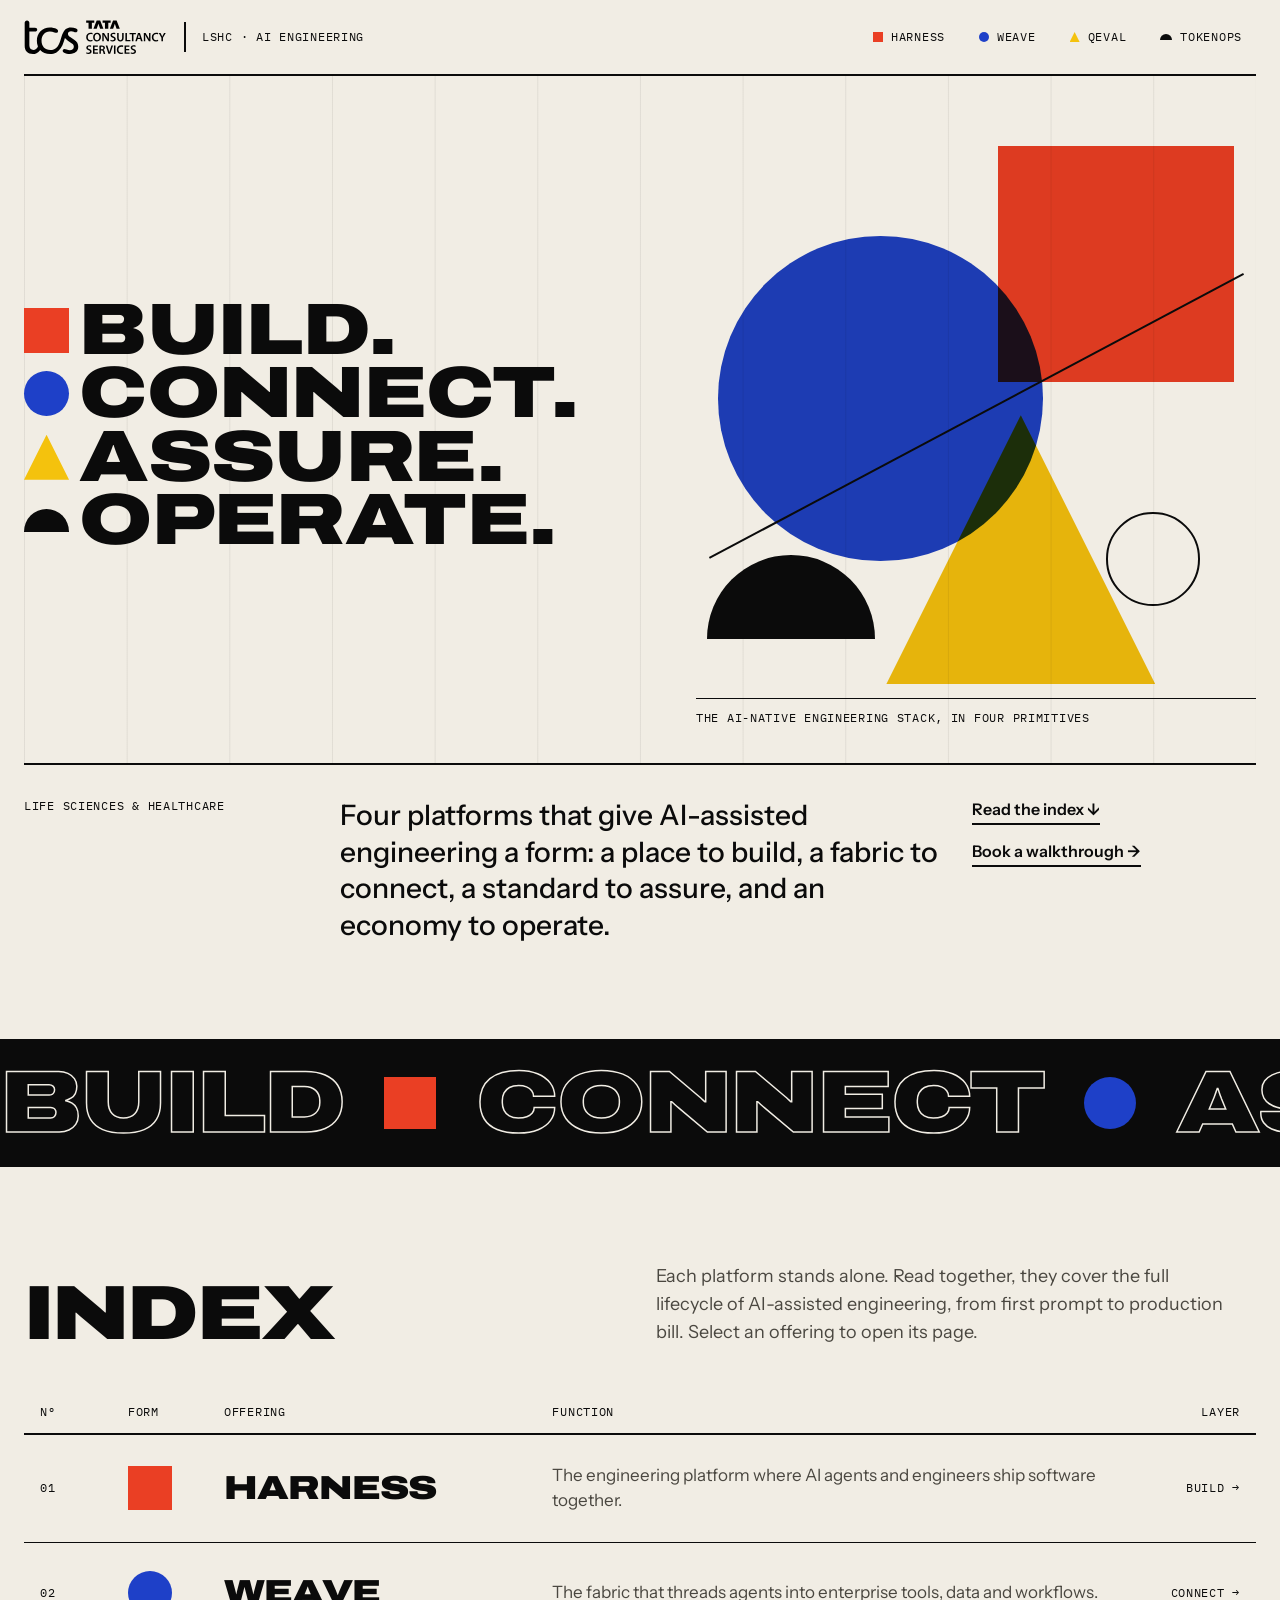
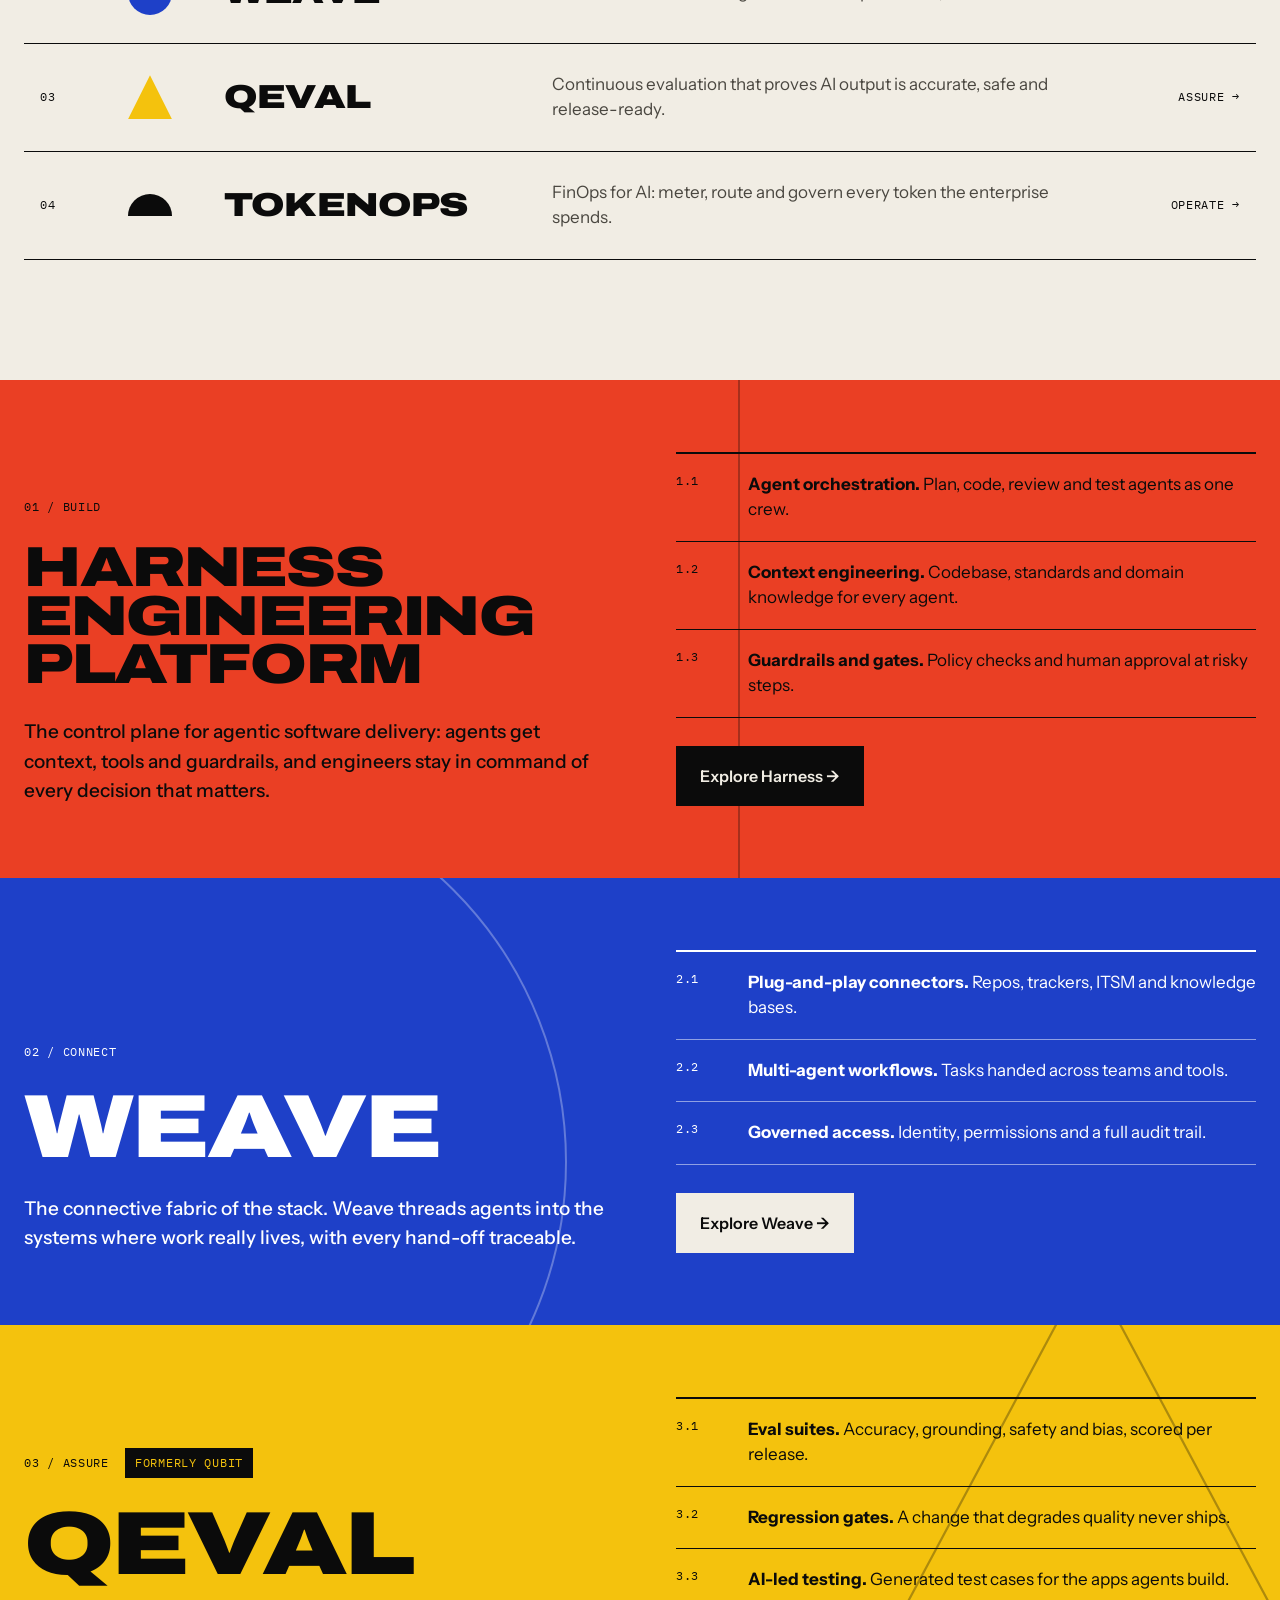
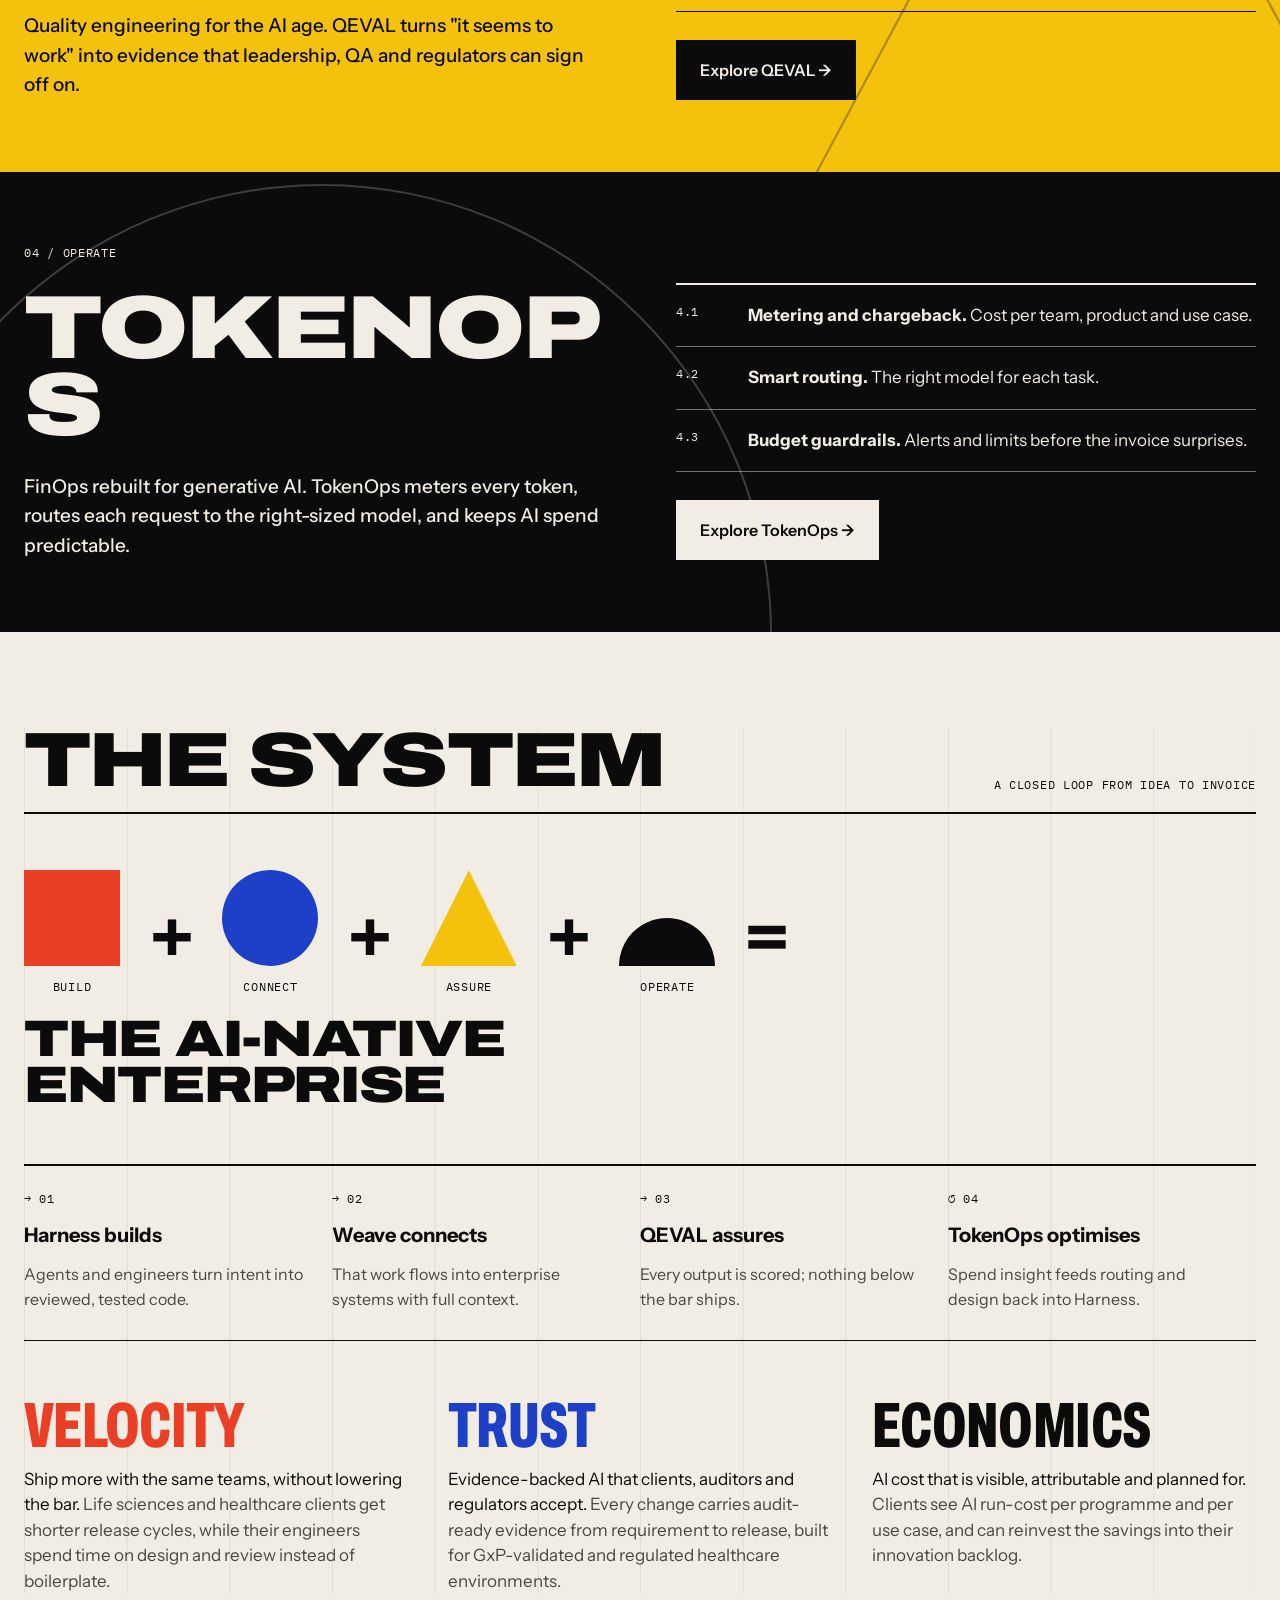
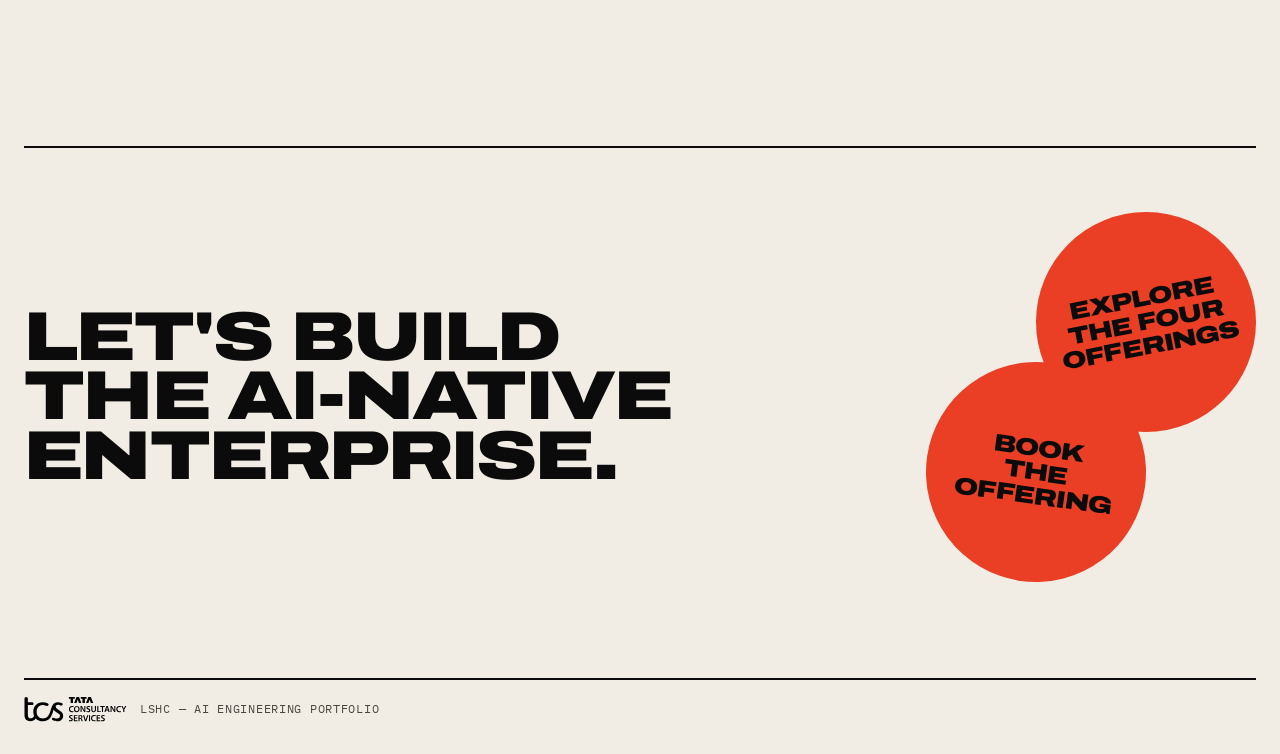
<file: index.html>
<!doctype html>
<html lang="en">
<head>
<meta charset="utf-8">
<meta name="viewport" content="width=device-width, initial-scale=1, viewport-fit=cover">
<title>LSHC AI Engineering Portfolio</title>
<meta name="claude:viewport-fit-sides" content="cover">
<link rel="preconnect" href="https://fonts.googleapis.com">
<link rel="stylesheet" href="https://fonts.googleapis.com/css2?family=Archivo:wdth,wght@62..125,100..900&family=Instrument+Sans:wght@400;500;600&family=IBM+Plex+Mono:wght@400;500&display=swap">
<link rel="stylesheet" href="style.css">
<script src="site.js"></script>

<style>:root{padding-top:env(safe-area-inset-top,0px);padding-bottom:env(safe-area-inset-bottom,0px)}body{margin:0}img{max-width:100%}[hidden]{display:none!important}</style>
</head>
<body>

<header class="masthead">
  <div class="wrap">
    <div class="mast-in">
      <a class="brand" href="index.html" aria-label="LSHC AI Engineering Portfolio home">
        <img src="logo.svg" alt="Tata Consultancy Services">
        <span class="bar" aria-hidden="true"></span>
        <span class="m">LSHC · AI Engineering</span>
      </a>
      <nav class="nav" aria-label="Offerings">
        <a href="harness.html"><span class="sq" style="--s:10px"></span>Harness</a>
        <a href="weave.html"><span class="ci" style="--s:10px"></span>Weave</a>
        <a href="qeval.html"><span class="tr" style="--s:10px"></span>QEVAL</a>
        <a href="tokenops.html"><span class="hd" style="--s:12px"></span>TokenOps</a>
      </nav>
    </div>
  </div>
</header>

<main id="top">
  <!-- HERO -->
  <section class="wrap">
    <div class="cols-bg hero">
      <h1 class="x hero-line">
        <span class="hero-word"><span class="sq" style="--s:.62em"></span>Build.</span>
        <span class="hero-word"><span class="ci" style="--s:.62em"></span>Connect.</span>
        <span class="hero-word"><span class="tr" style="--s:.62em"></span>Assure.</span>
        <span class="hero-word"><span class="hd" style="--s:.62em"></span>Operate.</span>
      </h1>
      <figure class="hero-fig">
        <div aria-hidden="true" style="position: relative; width: 100%; max-width: 600px; aspect-ratio: 1 / 1; margin-left: auto">
          <div class="a1 mult" style="position: absolute; left: 4%; top: 20%; width: 58%; aspect-ratio: 1 / 1; border-radius: 50%; background: var(--blue)"></div>
          <div class="a2 mult" style="position: absolute; right: 4%; top: 4%; width: 42%; aspect-ratio: 1 / 1; background: var(--red)"></div>
          <div class="a3 mult" style="position: absolute; left: 34%; bottom: 0; width: 48%; aspect-ratio: 1 / 1; background: var(--yellow); clip-path: polygon(50% 0, 100% 100%, 0 100%)"></div>
          <div class="a4" style="position: absolute; left: 2%; bottom: 8%; width: 30%; aspect-ratio: 2 / 1; border-radius: 999px 999px 0 0; background: var(--ink)"></div>
          <div style="position: absolute; left: -4%; top: 52%; width: 108%; height: 2px; background: var(--ink); transform: rotate(-28deg)"></div>
          <div class="spin" style="position: absolute; right: 10%; bottom: 14%; width: 16%; aspect-ratio: 1 / 1; border-radius: 50%; border: 2px solid var(--ink)"></div>
        </div>
        <figcaption class="m figcap"><span>The AI-native engineering stack, in four primitives</span></figcaption>
      </figure>
    </div>
    <div style="display: grid; grid-template-columns: repeat(auto-fit, minmax(min(100%, 260px), 1fr)); gap: 32px; padding-block: 32px 96px; border-top: 2px solid var(--ink)">
      <span class="m">Life Sciences &amp; Healthcare</span>
      <p style="grid-column: span 2; font-size: clamp(22px, 2.2vw, 30px); line-height: 1.3; font-weight: 500; min-width: 0">Four platforms that give AI-assisted engineering a form: a place to build, a fabric to connect, a standard to assure, and an economy to operate.</p>
      <div style="display: flex; flex-direction: column; gap: 14px; align-items: flex-start">
        <a class="lnk" href="#index">Read the index ↓</a>
        <a class="lnk" href="#contact">Book a walkthrough →</a>
      </div>
    </div>
  </section>

  <!-- MARQUEE -->
  <div class="marquee" aria-hidden="true">
    <div class="marq marquee-in x">
      <span class="outline">Build</span><span class="sq" style="--s:52px"></span><span class="outline">Connect</span><span class="ci" style="--s:52px"></span><span class="outline">Assure</span><span class="tr" style="--s:52px"></span><span class="outline">Operate</span><span class="hd paper" style="--s:56px"></span>
      <span class="outline">Build</span><span class="sq" style="--s:52px"></span><span class="outline">Connect</span><span class="ci" style="--s:52px"></span><span class="outline">Assure</span><span class="tr" style="--s:52px"></span><span class="outline">Operate</span><span class="hd paper" style="--s:56px"></span>
    </div>
  </div>

  <!-- INDEX -->
  <section id="index" class="wrap pad">
    <div class="stack-l">
      <div style="display: grid; grid-template-columns: repeat(auto-fit, minmax(min(100%, 420px), 1fr)); gap: 32px; align-items: end">
        <h2 class="x" style="font-size: clamp(44px, 6vw, 96px)">Index</h2>
        <p class="muted" style="font-size: 18px; line-height: 1.55; max-width: 48ch">Each platform stands alone. Read together, they cover the full lifecycle of AI-assisted engineering, from first prompt to production bill. Select an offering to open its page.</p>
      </div>
      <div>
        <div class="ix-head m"><span>Nº</span><span>Form</span><span>Offering</span><span>Function</span><span style="text-align: right">Layer</span></div>
        <a class="ix-row" href="harness.html"><span class="m">01</span><span class="sq" style="--s:44px"></span><span class="x">Harness</span><span class="muted hide-sm" style="font-size: 17px">The engineering platform where AI agents and engineers ship software together.</span><span class="m hide-sm" style="text-align: right">Build →</span></a>
        <a class="ix-row" href="weave.html"><span class="m">02</span><span class="ci" style="--s:44px"></span><span class="x">Weave</span><span class="muted hide-sm" style="font-size: 17px">The fabric that threads agents into enterprise tools, data and workflows.</span><span class="m hide-sm" style="text-align: right">Connect →</span></a>
        <a class="ix-row" href="qeval.html"><span class="m">03</span><span class="tr" style="--s:44px"></span><span class="x">QEVAL</span><span class="muted hide-sm" style="font-size: 17px">Continuous evaluation that proves AI output is accurate, safe and release-ready.</span><span class="m hide-sm" style="text-align: right">Assure →</span></a>
        <a class="ix-row" href="tokenops.html"><span class="m">04</span><span class="hd" style="--s:44px"></span><span class="x">TokenOps</span><span class="muted hide-sm" style="font-size: 17px">FinOps for AI: meter, route and govern every token the enterprise spends.</span><span class="m hide-sm" style="text-align: right">Operate →</span></a>
      </div>
    </div>
  </section>

  <!-- TEASERS -->
  <section class="band band--red" aria-labelledby="t-harness">
    <div aria-hidden="true" class="ghost spin" style="right: -14%; top: -30%; width: min(56vw, 720px); aspect-ratio: 1 / 1; border: 2px solid var(--ink)"></div>
    <div class="wrap pad-s">
      <div class="split" style="align-items: end">
        <div class="stack">
          <span class="m">01 / Build</span>
          <h2 id="t-harness" class="x" style="font-size: clamp(32px, 4.4vw, 68px)">Harness Engineering Platform</h2>
          <p class="body-l">The control plane for agentic software delivery: agents get context, tools and guardrails, and engineers stay in command of every decision that matters.</p>
        </div>
        <div class="stack" style="align-items: flex-start">
          <div class="list" style="width: 100%">
            <div class="li"><span class="m">1.1</span><span><strong>Agent orchestration.</strong> Plan, code, review and test agents as one crew.</span></div>
            <div class="li"><span class="m">1.2</span><span><strong>Context engineering.</strong> Codebase, standards and domain knowledge for every agent.</span></div>
            <div class="li"><span class="m">1.3</span><span><strong>Guardrails and gates.</strong> Policy checks and human approval at risky steps.</span></div>
          </div>
          <a class="btn-sq" href="harness.html">Explore Harness →</a>
        </div>
      </div>
    </div>
  </section>

  <section class="band band--blue" aria-labelledby="t-weave">
    <div aria-hidden="true" class="ghost spinr" style="left: -16%; bottom: -50%; width: min(60vw, 780px); aspect-ratio: 1 / 1; border-radius: 50%; border: 2px solid var(--white)"></div>
    <div class="wrap pad-s">
      <div class="split" style="align-items: end">
        <div class="stack">
          <span class="m">02 / Connect</span>
          <h2 id="t-weave" class="x" style="font-size: clamp(48px, 7vw, 112px)">Weave</h2>
          <p class="body-l">The connective fabric of the stack. Weave threads agents into the systems where work really lives, with every hand-off traceable.</p>
        </div>
        <div class="stack" style="align-items: flex-start">
          <div class="list" style="width: 100%">
            <div class="li" style="border-bottom-color: rgba(255,255,255,.5)"><span class="m">2.1</span><span><strong>Plug-and-play connectors.</strong> Repos, trackers, ITSM and knowledge bases.</span></div>
            <div class="li" style="border-bottom-color: rgba(255,255,255,.5)"><span class="m">2.2</span><span><strong>Multi-agent workflows.</strong> Tasks handed across teams and tools.</span></div>
            <div class="li" style="border-bottom-color: rgba(255,255,255,.5)"><span class="m">2.3</span><span><strong>Governed access.</strong> Identity, permissions and a full audit trail.</span></div>
          </div>
          <a class="btn-sq" href="weave.html">Explore Weave →</a>
        </div>
      </div>
    </div>
  </section>

  <section class="band band--yellow" aria-labelledby="t-qeval">
    <svg aria-hidden="true" class="ghost spin" viewBox="0 0 100 100" style="right: -14%; top: -20%; width: min(58vw, 760px); height: auto"><polygon points="50,4 96,90 4,90" fill="none" stroke="#0B0B0B" stroke-width=".3"></polygon></svg>
    <div class="wrap pad-s">
      <div class="split" style="align-items: end">
        <div class="stack">
          <div style="display: flex; flex-wrap: wrap; align-items: center; gap: 16px"><span class="m">03 / Assure</span><span class="m tag" style="color: var(--yellow)">Formerly Qubit</span></div>
          <h2 id="t-qeval" class="x" style="font-size: clamp(48px, 7vw, 112px)">QEVAL</h2>
          <p class="body-l">Quality engineering for the AI age. QEVAL turns "it seems to work" into evidence that leadership, QA and regulators can sign off on.</p>
        </div>
        <div class="stack" style="align-items: flex-start">
          <div class="list" style="width: 100%">
            <div class="li"><span class="m">3.1</span><span><strong>Eval suites.</strong> Accuracy, grounding, safety and bias, scored per release.</span></div>
            <div class="li"><span class="m">3.2</span><span><strong>Regression gates.</strong> A change that degrades quality never ships.</span></div>
            <div class="li"><span class="m">3.3</span><span><strong>AI-led testing.</strong> Generated test cases for the apps agents build.</span></div>
          </div>
          <a class="btn-sq" href="qeval.html">Explore QEVAL →</a>
        </div>
      </div>
    </div>
  </section>

  <section class="band band--ink" aria-labelledby="t-tokenops">
    <div aria-hidden="true" class="ghost a4" style="left: -10%; bottom: -2px; width: min(70vw, 900px); aspect-ratio: 2 / 1; border-radius: 999px 999px 0 0; border: 2px solid var(--paper); border-bottom: none; opacity: .22"></div>
    <div class="wrap pad-s">
      <div class="split" style="align-items: end">
        <div class="stack">
          <span class="m">04 / Operate</span>
          <h2 id="t-tokenops" class="x" style="font-size: clamp(48px, 7vw, 112px)">TokenOps</h2>
          <p class="body-l">FinOps rebuilt for generative AI. TokenOps meters every token, routes each request to the right-sized model, and keeps AI spend predictable.</p>
        </div>
        <div class="stack" style="align-items: flex-start">
          <div class="list" style="width: 100%">
            <div class="li" style="border-bottom-color: rgba(241,237,228,.45)"><span class="m">4.1</span><span><strong>Metering and chargeback.</strong> Cost per team, product and use case.</span></div>
            <div class="li" style="border-bottom-color: rgba(241,237,228,.45)"><span class="m">4.2</span><span><strong>Smart routing.</strong> The right model for each task.</span></div>
            <div class="li" style="border-bottom-color: rgba(241,237,228,.45)"><span class="m">4.3</span><span><strong>Budget guardrails.</strong> Alerts and limits before the invoice surprises.</span></div>
          </div>
          <a class="btn-sq" href="tokenops.html">Explore TokenOps →</a>
        </div>
      </div>
    </div>
  </section>

  <!-- THE SYSTEM -->
  <section id="system" class="wrap pad">
    <div class="cols-bg stack-l">
      <div class="head-row">
        <h2 class="x" style="font-size: clamp(44px, 6vw, 96px)">The system</h2>
        <span class="m">A closed loop from idea to invoice</span>
      </div>
      <div style="display: flex; flex-wrap: wrap; align-items: center; gap: 20px 28px">
        <a href="harness.html" style="display: flex; flex-direction: column; align-items: center; gap: 12px; text-decoration: none"><span class="sq" style="--s:96px"></span><span class="m">Build</span></a>
        <span class="x" style="font-size: 64px" aria-hidden="true">+</span>
        <a href="weave.html" style="display: flex; flex-direction: column; align-items: center; gap: 12px; text-decoration: none"><span class="ci" style="--s:96px"></span><span class="m">Connect</span></a>
        <span class="x" style="font-size: 64px" aria-hidden="true">+</span>
        <a href="qeval.html" style="display: flex; flex-direction: column; align-items: center; gap: 12px; text-decoration: none"><span class="tr" style="--s:96px"></span><span class="m">Assure</span></a>
        <span class="x" style="font-size: 64px" aria-hidden="true">+</span>
        <a href="tokenops.html" style="display: flex; flex-direction: column; align-items: center; gap: 12px; text-decoration: none"><span class="hd" style="--s:96px; margin-top: 48px"></span><span class="m">Operate</span></a>
        <span class="x" style="font-size: 64px" aria-hidden="true">=</span>
        <span class="x" style="font-size: clamp(32px, 4vw, 60px); line-height: .9">The AI-native<br>enterprise</span>
      </div>
      <div class="steps">
        <div class="step"><span class="m">→ 01</span><h3>Harness builds</h3><p class="muted">Agents and engineers turn intent into reviewed, tested code.</p></div>
        <div class="step"><span class="m">→ 02</span><h3>Weave connects</h3><p class="muted">That work flows into enterprise systems with full context.</p></div>
        <div class="step"><span class="m">→ 03</span><h3>QEVAL assures</h3><p class="muted">Every output is scored; nothing below the bar ships.</p></div>
        <div class="step"><span class="m">↺ 04</span><h3>TokenOps optimises</h3><p class="muted">Spend insight feeds routing and design back into Harness.</p></div>
      </div>
      <div class="benefits">
        <div class="benefit"><span class="c" style="color: var(--red)">Velocity</span><p>Ship more with the same teams, without lowering the bar. <span class="muted">Life sciences and healthcare clients get shorter release cycles, while their engineers spend time on design and review instead of boilerplate.</span></p></div>
        <div class="benefit"><span class="c" style="color: var(--blue)">Trust</span><p>Evidence-backed AI that clients, auditors and regulators accept. <span class="muted">Every change carries audit-ready evidence from requirement to release, built for GxP-validated and regulated healthcare environments.</span></p></div>
        <div class="benefit"><span class="c">Economics</span><p>AI cost that is visible, attributable and planned for. <span class="muted">Clients see AI run-cost per programme and per use case, and can reinvest the savings into their innovation backlog.</span></p></div>
      </div>
    </div>
  </section>

  <!-- CONTACT -->
  <section id="contact" class="wrap" style="padding-block: 32px 96px">
    <div class="contact">
      <h2 class="x">Let's build the AI-native enterprise.</h2>
      <div class="contact-actions">
        <a class="btn-circle" href="#index"><span class="x" style="font-size: 24px; line-height: 1">Explore<br>the four<br>offerings</span></a>
        <a class="btn-circle" href="https://outlook.office.com/calendar/0/deeplink/compose?to=saurabh.du%40tcs.com&amp;subject=Book%20the%20Offering&amp;body=I%20would%20like%20to%20book%20a%20walkthrough%20of%20the%20LSHC%20AI%20Engineering%20offerings." target="_blank" rel="noopener noreferrer" aria-label="Book the Offering — open an Outlook event to saurabh.du@tcs.com"><span class="x" style="font-size: 24px; line-height: 1">Book<br>the<br>Offering</span></a>
      </div>
    </div>
  </section>
</main>

<footer class="wrap foot">
  <div class="foot-in m">
    <span style="display: flex; align-items: center; gap: 12px"><img src="logo.svg" alt="Tata Consultancy Services">LSHC — AI Engineering Portfolio</span>
  </div>
</footer>
</body>
</html>
</file>
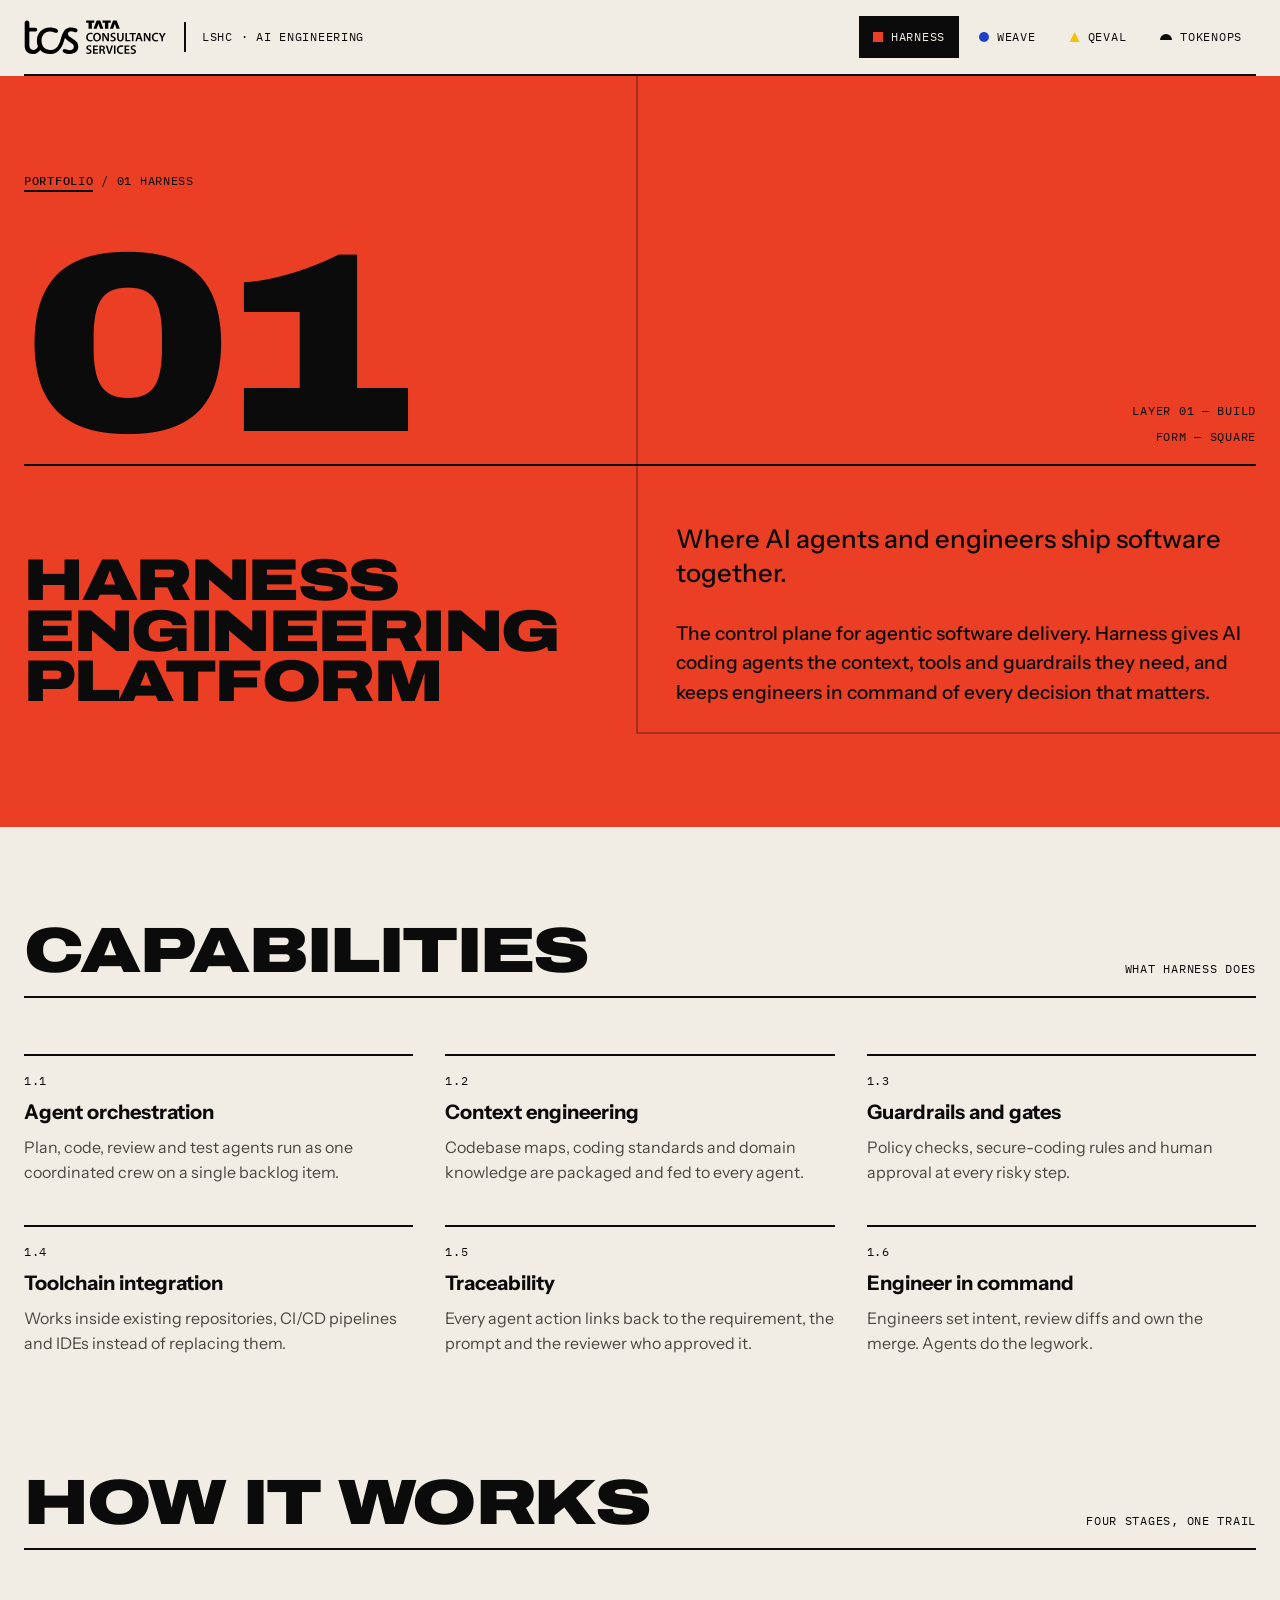
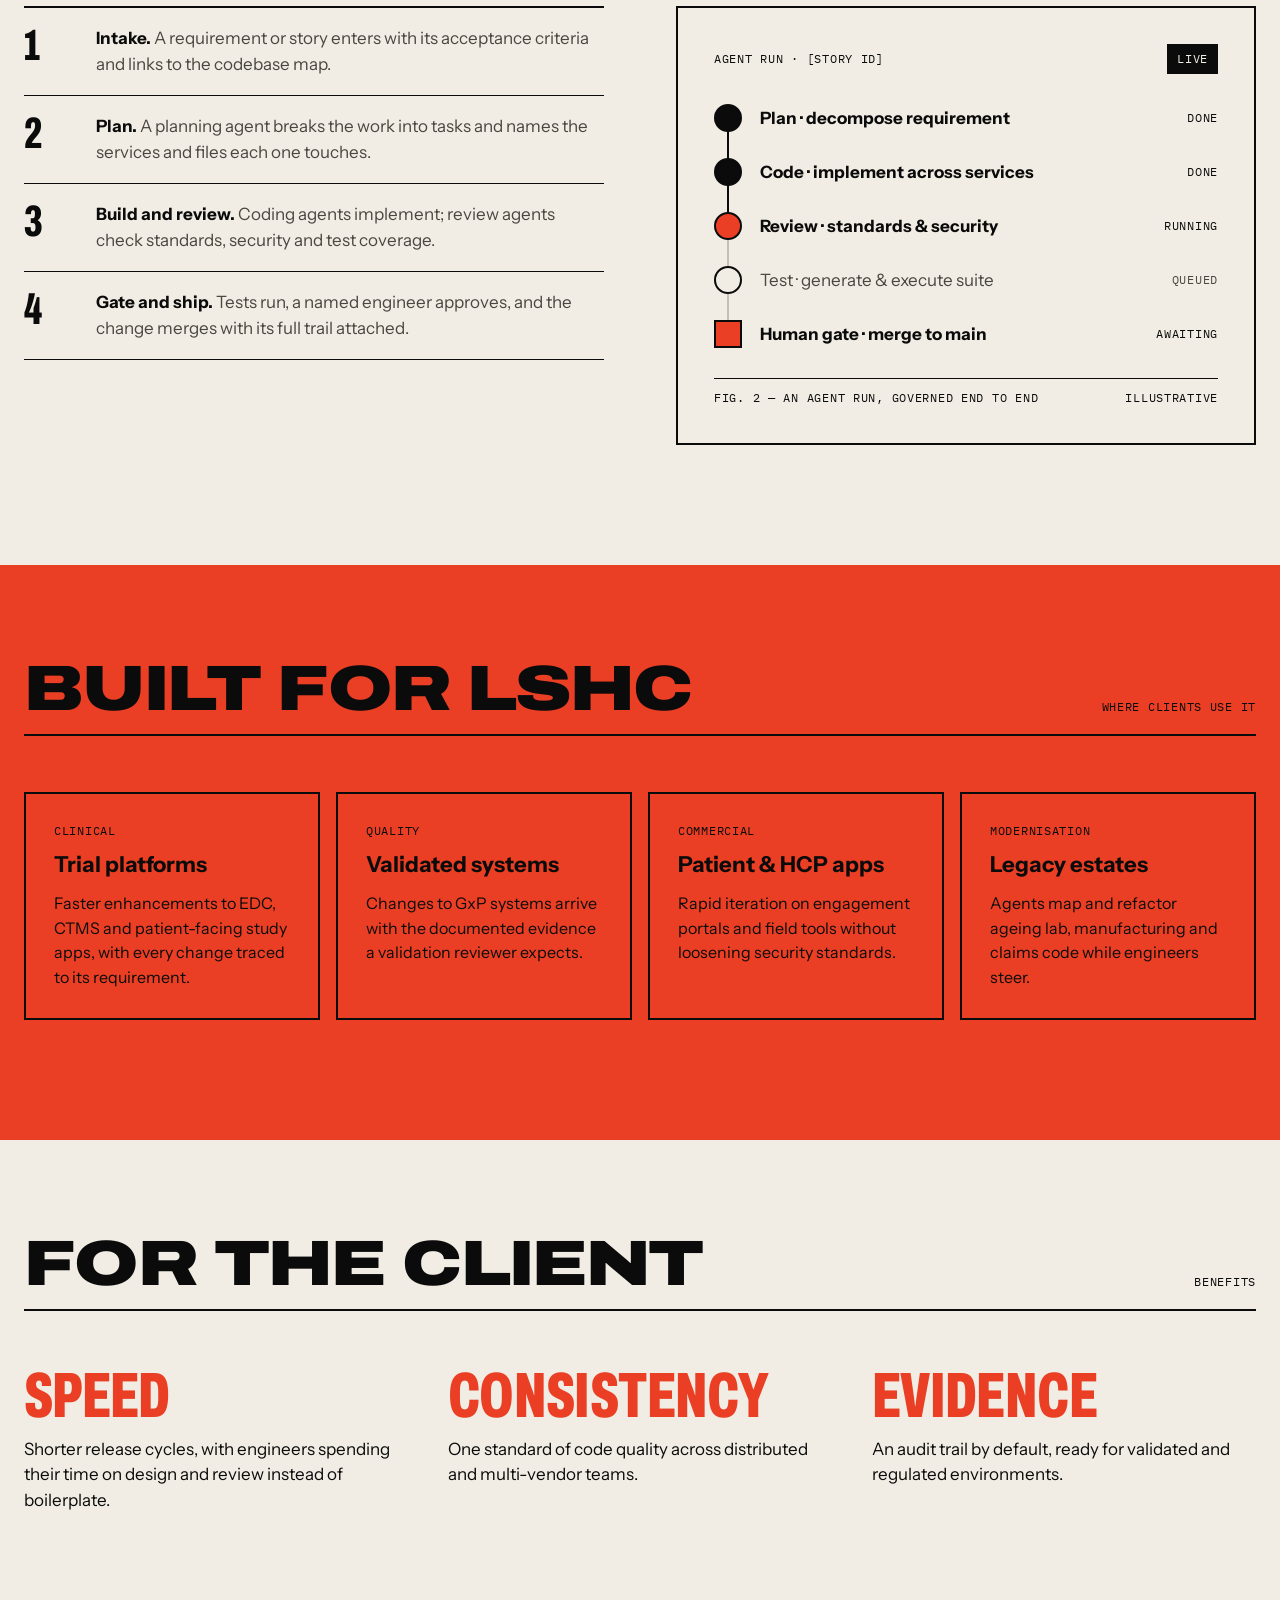
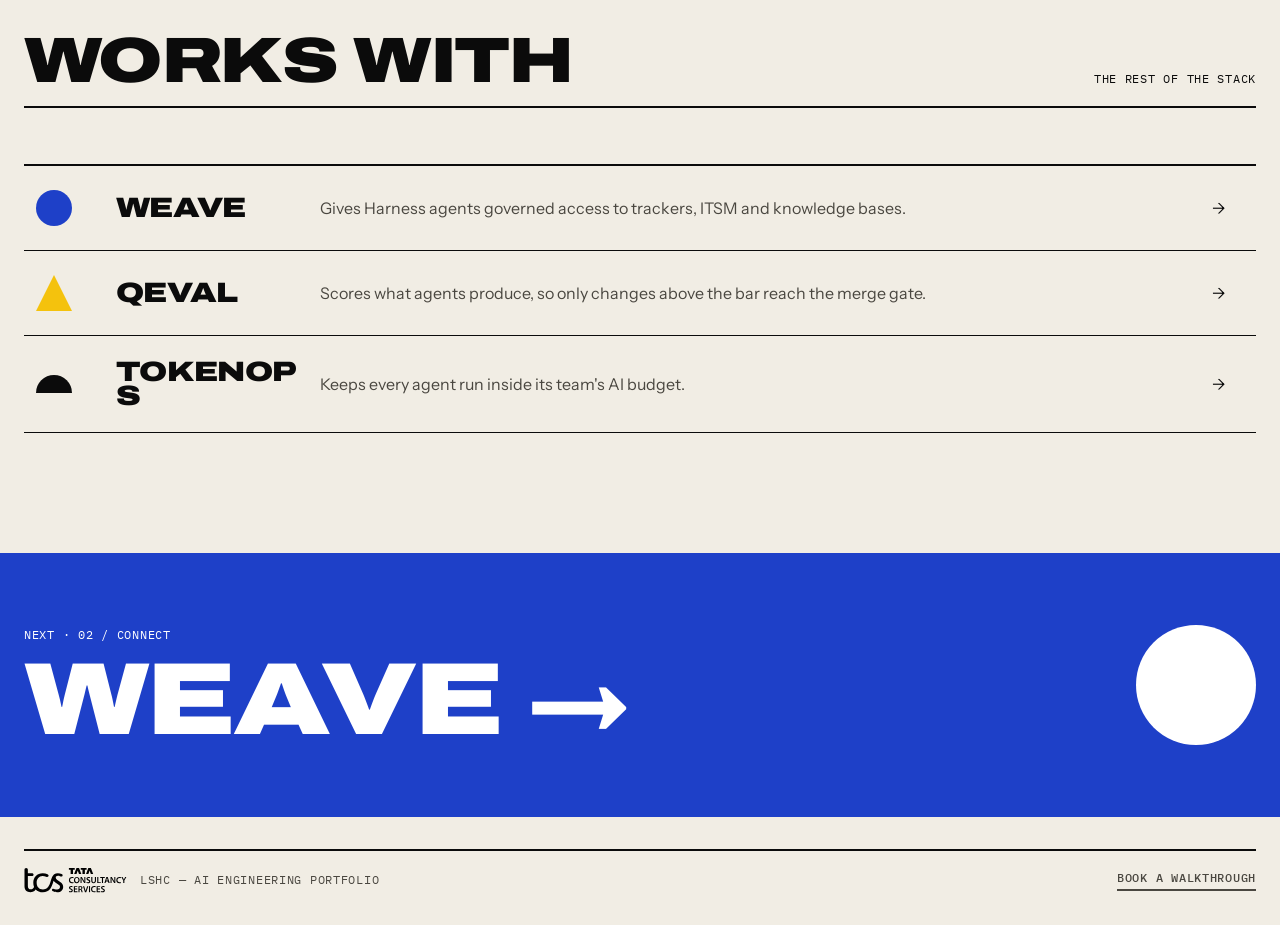
<file: harness.html>
<!doctype html>
<html lang="en">
<head>
<meta charset="utf-8">
<meta name="viewport" content="width=device-width, initial-scale=1, viewport-fit=cover">
<title>Harness Engineering Platform</title>
<meta name="claude:viewport-fit-sides" content="cover">
<link rel="preconnect" href="https://fonts.googleapis.com">
<link rel="stylesheet" href="https://fonts.googleapis.com/css2?family=Archivo:wdth,wght@62..125,100..900&family=Instrument+Sans:wght@400;500;600&family=IBM+Plex+Mono:wght@400;500&display=swap">
<link rel="stylesheet" href="style.css">
<style>:root{padding-top:env(safe-area-inset-top,0px);padding-bottom:env(safe-area-inset-bottom,0px)}body{margin:0}img{max-width:100%}[hidden]{display:none!important}</style>
<script src="site.js"></script>
</head>
<body>

<header class="masthead">
  <div class="wrap">
    <div class="mast-in">
      <a class="brand" href="index.html" aria-label="LSHC AI Engineering Portfolio home">
        <img src="logo.svg" alt="Tata Consultancy Services">
        <span class="bar" aria-hidden="true"></span>
        <span class="m">LSHC · AI Engineering</span>
      </a>
      <nav class="nav" aria-label="Offerings">
        <a href="harness.html" aria-current="page"><span class="sq" style="--s:10px"></span>Harness</a>
        <a href="weave.html"><span class="ci" style="--s:10px"></span>Weave</a>
        <a href="qeval.html"><span class="tr" style="--s:10px"></span>QEVAL</a>
        <a href="tokenops.html"><span class="hd" style="--s:12px"></span>TokenOps</a>
      </nav>
    </div>
  </div>
</header>

<main>
  <!-- HERO -->
  <section class="band band--red">
    <div aria-hidden="true" class="ghost spin" style="right: -14%; top: -22%; width: min(64vw, 820px); aspect-ratio: 1 / 1; border: 2px solid var(--ink)"></div>
    <div class="wrap pad">
      <div class="stack-l">
        <nav class="m" aria-label="Breadcrumb"><a href="index.html" class="lnk" style="font-weight: 500">Portfolio</a> / 01 Harness</nav>
        <div class="head-row">
          <span class="x num rise">01</span>
          <div class="head-meta r"><span class="m">Layer 01 — Build</span><span class="m">Form — Square</span></div>
        </div>
        <div class="split" style="align-items: end">
          <h1 class="x" style="font-size: clamp(32px, 4.6vw, 72px)">Harness Engineering Platform</h1>
          <div class="stack">
            <p class="lead">Where AI agents and engineers ship software together.</p>
            <p class="body-l">The control plane for agentic software delivery. Harness gives AI coding agents the context, tools and guardrails they need, and keeps engineers in command of every decision that matters.</p>
          </div>
        </div>
      </div>
    </div>
  </section>

  <!-- CAPABILITIES -->
  <section class="wrap pad">
    <div class="stack-l">
      <div class="head-row">
        <h2 class="x" style="font-size: clamp(36px, 5vw, 80px)">Capabilities</h2>
        <span class="m">What Harness does</span>
      </div>
      <div class="caps">
        <div class="cap"><span class="m">1.1</span><h3>Agent orchestration</h3><p class="muted">Plan, code, review and test agents run as one coordinated crew on a single backlog item.</p></div>
        <div class="cap"><span class="m">1.2</span><h3>Context engineering</h3><p class="muted">Codebase maps, coding standards and domain knowledge are packaged and fed to every agent.</p></div>
        <div class="cap"><span class="m">1.3</span><h3>Guardrails and gates</h3><p class="muted">Policy checks, secure-coding rules and human approval at every risky step.</p></div>
        <div class="cap"><span class="m">1.4</span><h3>Toolchain integration</h3><p class="muted">Works inside existing repositories, CI/CD pipelines and IDEs instead of replacing them.</p></div>
        <div class="cap"><span class="m">1.5</span><h3>Traceability</h3><p class="muted">Every agent action links back to the requirement, the prompt and the reviewer who approved it.</p></div>
        <div class="cap"><span class="m">1.6</span><h3>Engineer in command</h3><p class="muted">Engineers set intent, review diffs and own the merge. Agents do the legwork.</p></div>
      </div>
    </div>
  </section>

  <!-- HOW IT WORKS -->
  <section class="wrap" style="padding-block: 0 120px">
    <div class="stack-l">
      <div class="head-row">
        <h2 class="x" style="font-size: clamp(36px, 5vw, 80px)">How it works</h2>
        <span class="m">Four stages, one trail</span>
      </div>
      <div class="split">
        <div class="list">
          <div class="li"><span class="c" style="font-size: 44px">1</span><span><strong>Intake.</strong> <span class="muted">A requirement or story enters with its acceptance criteria and links to the codebase map.</span></span></div>
          <div class="li"><span class="c" style="font-size: 44px">2</span><span><strong>Plan.</strong> <span class="muted">A planning agent breaks the work into tasks and names the services and files each one touches.</span></span></div>
          <div class="li"><span class="c" style="font-size: 44px">3</span><span><strong>Build and review.</strong> <span class="muted">Coding agents implement; review agents check standards, security and test coverage.</span></span></div>
          <div class="li"><span class="c" style="font-size: 44px">4</span><span><strong>Gate and ship.</strong> <span class="muted">Tests run, a named engineer approves, and the change merges with its full trail attached.</span></span></div>
        </div>
        <figure class="panel">
          <div style="display: flex; justify-content: space-between; align-items: center"><span class="m">Agent run · [Story ID]</span><span class="m tag blink">Live</span></div>
          <div class="run">
            <div class="track" aria-hidden="true"></div>
            <div class="prog bary" aria-hidden="true"></div>
            <div class="stn"><span class="dot on"></span><strong>Plan · decompose requirement</strong><span class="m">Done</span></div>
            <div class="stn"><span class="dot on"></span><strong>Code · implement across services</strong><span class="m">Done</span></div>
            <div class="stn"><span class="dot live blink"></span><strong>Review · standards &amp; security</strong><span class="m">Running</span></div>
            <div class="stn"><span class="dot"></span><span class="muted">Test · generate &amp; execute suite</span><span class="m muted">Queued</span></div>
            <div class="stn"><span class="dot gate"></span><strong>Human gate · merge to main</strong><span class="m">Awaiting</span></div>
          </div>
          <figcaption class="m figcap"><span>Fig. 2 — An agent run, governed end to end</span><span>Illustrative</span></figcaption>
        </figure>
      </div>
    </div>
  </section>

  <!-- LSHC USE CASES -->
  <section class="band band--red">
    <div class="wrap pad">
      <div class="stack-l">
        <div class="head-row">
          <h2 class="x" style="font-size: clamp(36px, 5vw, 80px)">Built for LSHC</h2>
          <span class="m">Where clients use it</span>
        </div>
        <div class="uses">
          <div class="use"><span class="m">Clinical</span><h3>Trial platforms</h3><p>Faster enhancements to EDC, CTMS and patient-facing study apps, with every change traced to its requirement.</p></div>
          <div class="use"><span class="m">Quality</span><h3>Validated systems</h3><p>Changes to GxP systems arrive with the documented evidence a validation reviewer expects.</p></div>
          <div class="use"><span class="m">Commercial</span><h3>Patient &amp; HCP apps</h3><p>Rapid iteration on engagement portals and field tools without loosening security standards.</p></div>
          <div class="use"><span class="m">Modernisation</span><h3>Legacy estates</h3><p>Agents map and refactor ageing lab, manufacturing and claims code while engineers steer.</p></div>
        </div>
      </div>
    </div>
  </section>

  <!-- BENEFITS -->
  <section class="wrap pad">
    <div class="stack-l">
      <div class="head-row">
        <h2 class="x" style="font-size: clamp(36px, 5vw, 80px)">For the client</h2>
        <span class="m">Benefits</span>
      </div>
      <div class="benefits">
        <div class="benefit"><span class="c" style="color: var(--red)">Speed</span><p>Shorter release cycles, with engineers spending their time on design and review instead of boilerplate.</p></div>
        <div class="benefit"><span class="c" style="color: var(--red)">Consistency</span><p>One standard of code quality across distributed and multi-vendor teams.</p></div>
        <div class="benefit"><span class="c" style="color: var(--red)">Evidence</span><p>An audit trail by default, ready for validated and regulated environments.</p></div>
      </div>
    </div>
  </section>

  <!-- WORKS WITH -->
  <section class="wrap" style="padding-block: 0 120px">
    <div class="stack-l">
      <div class="head-row">
        <h2 class="x" style="font-size: clamp(36px, 5vw, 80px)">Works with</h2>
        <span class="m">The rest of the stack</span>
      </div>
      <div class="pairs">
        <a class="pair" href="weave.html"><span class="ci" style="--s:36px"></span><span class="x">Weave</span><span class="muted hide-sm">Gives Harness agents governed access to trackers, ITSM and knowledge bases.</span><span aria-hidden="true">→</span></a>
        <a class="pair" href="qeval.html"><span class="tr" style="--s:36px"></span><span class="x">QEVAL</span><span class="muted hide-sm">Scores what agents produce, so only changes above the bar reach the merge gate.</span><span aria-hidden="true">→</span></a>
        <a class="pair" href="tokenops.html"><span class="hd" style="--s:36px"></span><span class="x">TokenOps</span><span class="muted hide-sm">Keeps every agent run inside its team's AI budget.</span><span aria-hidden="true">→</span></a>
      </div>
    </div>
  </section>

  <!-- NEXT -->
  <a class="band band--blue" href="weave.html" style="display: block; text-decoration: none">
    <div class="wrap pad-s" style="display: flex; flex-wrap: wrap; justify-content: space-between; align-items: center; gap: 24px">
      <div class="stack" style="gap: 12px"><span class="m">Next · 02 / Connect</span><span class="x" style="font-size: clamp(48px, 8vw, 128px)">Weave →</span></div>
      <span class="ci" style="--s:120px; background: var(--white)"></span>
    </div>
  </a>
</main>

<footer class="wrap foot" style="padding-top: 32px">
  <div class="foot-in m">
    <span style="display: flex; align-items: center; gap: 12px"><img src="logo.svg" alt="Tata Consultancy Services">LSHC — AI Engineering Portfolio</span>
    <a class="lnk" href="index.html#contact" style="font-weight: 500">Book a walkthrough</a>
  </div>
</footer>
</body>
</html>
</file>
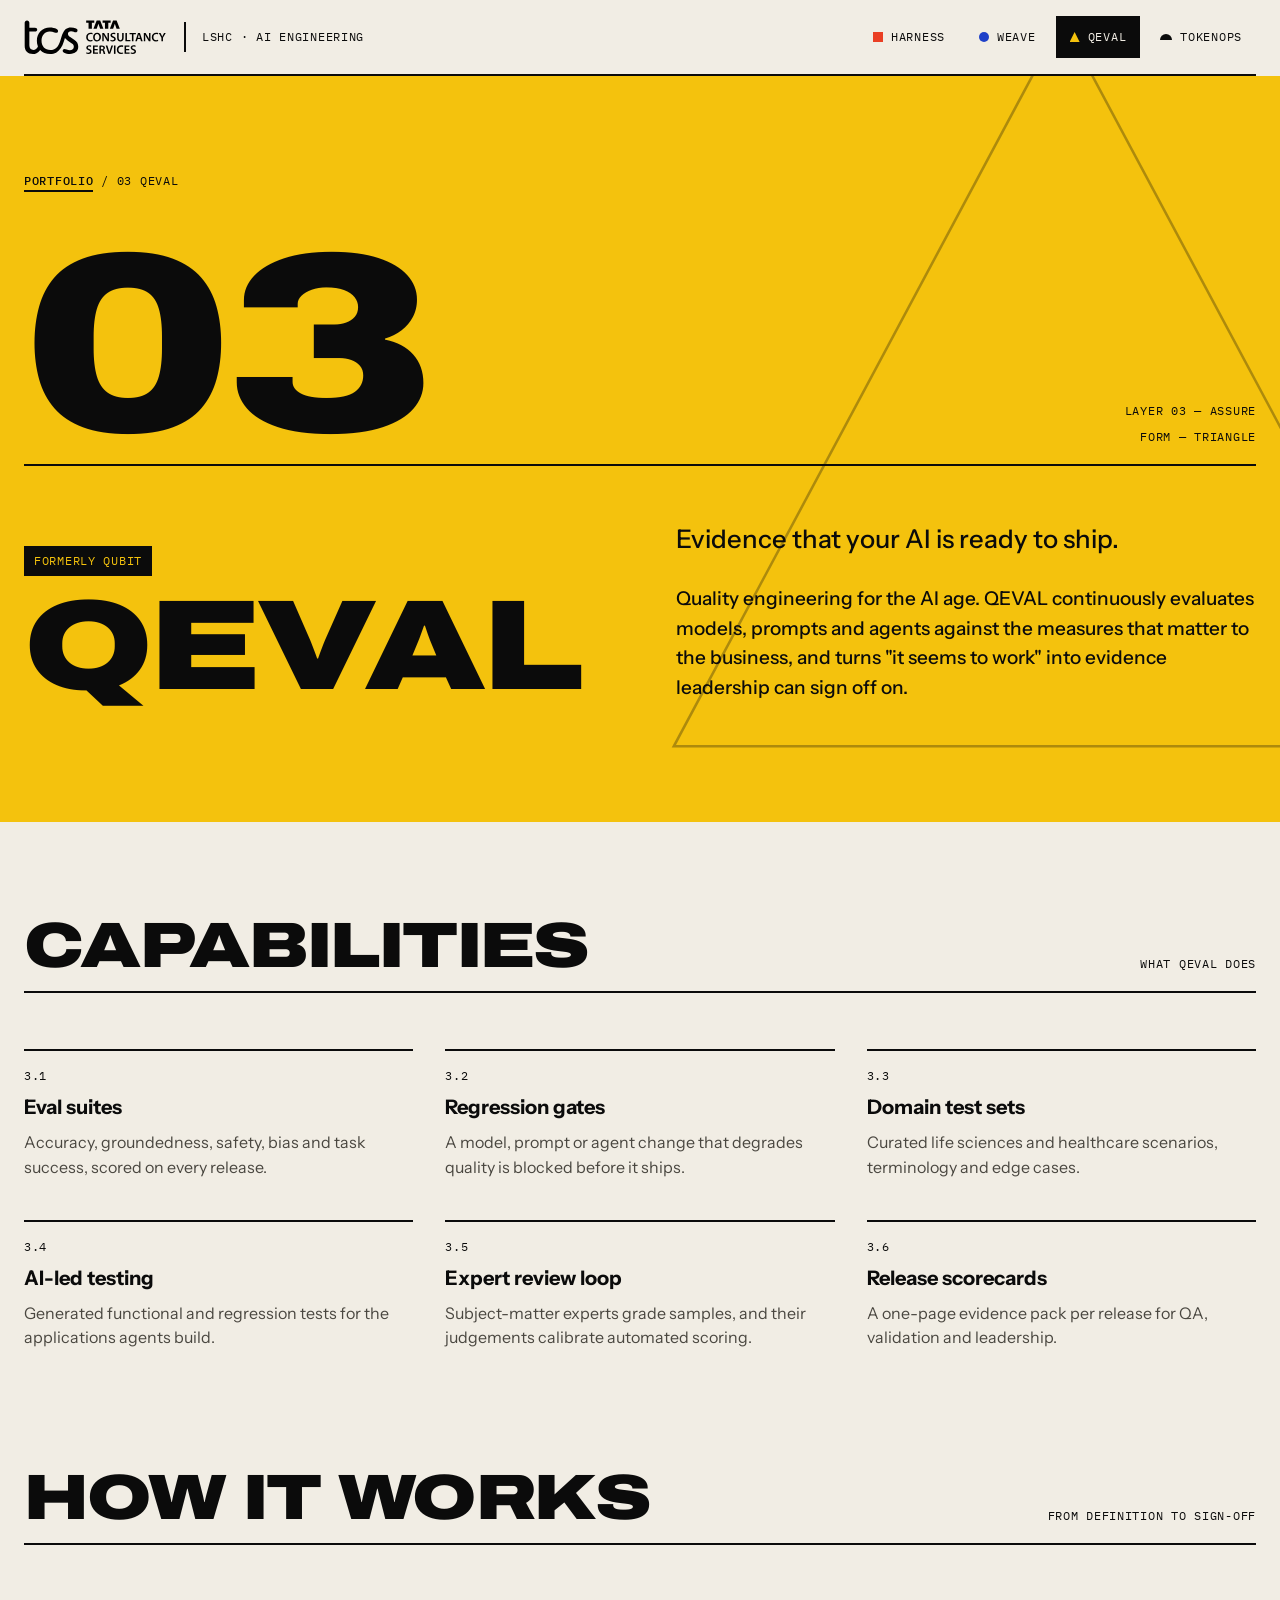
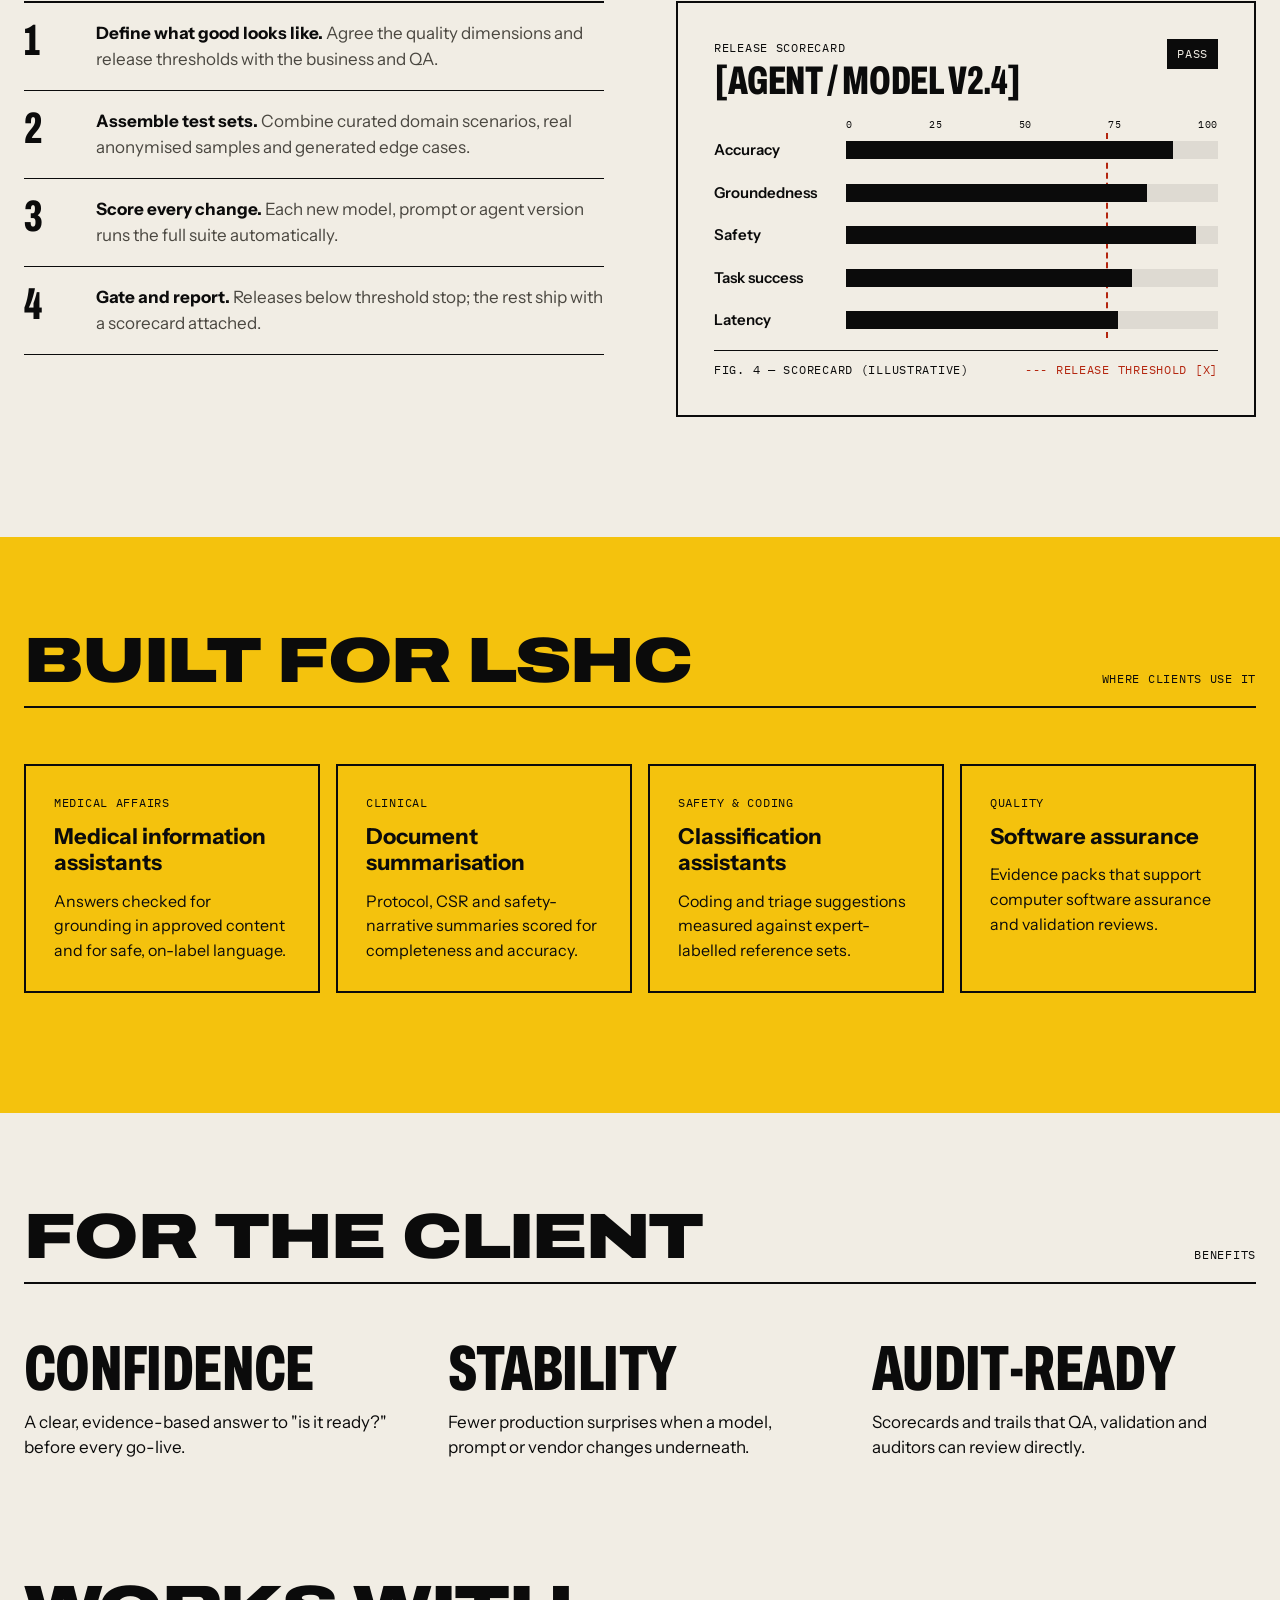
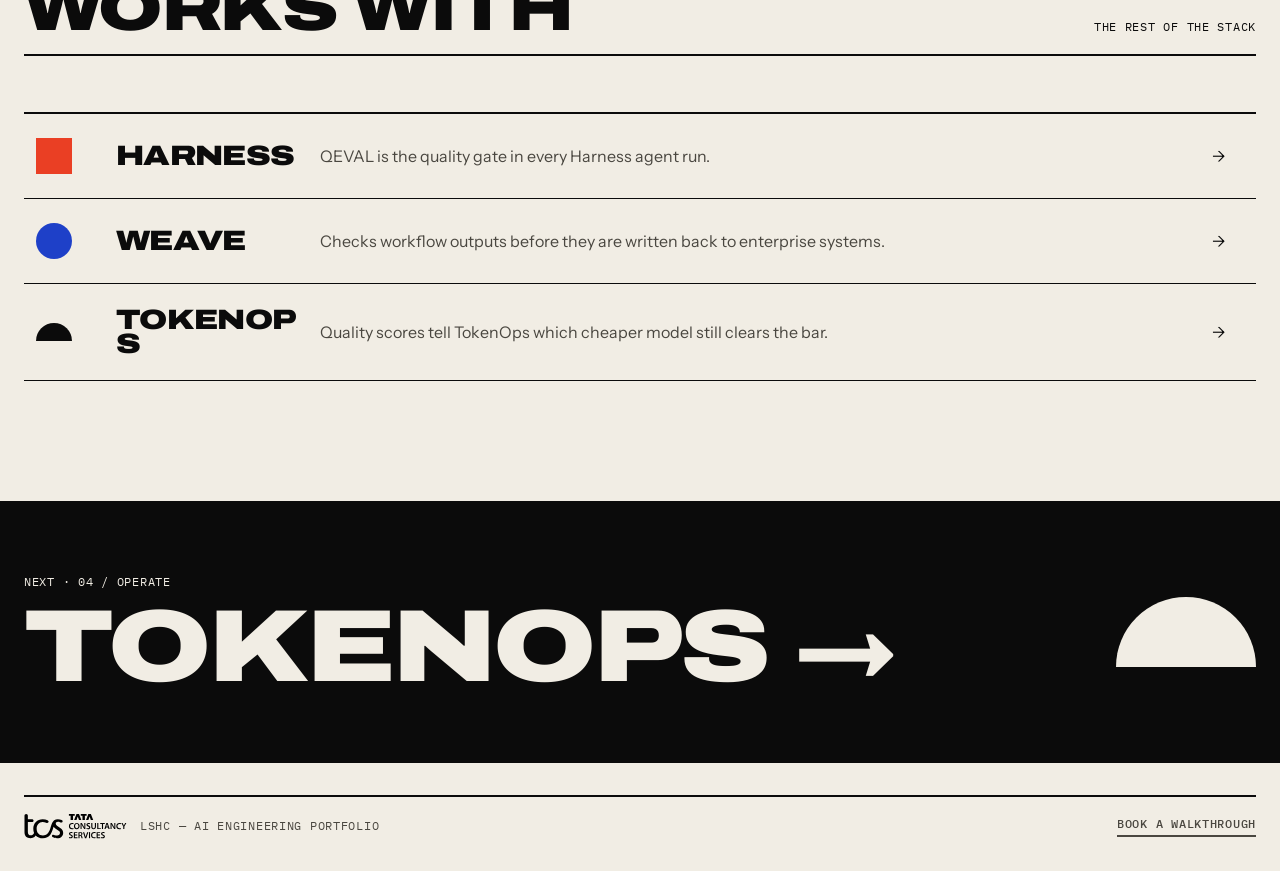
<file: qeval.html>
<!doctype html>
<html lang="en">
<head>
<meta charset="utf-8">
<meta name="viewport" content="width=device-width, initial-scale=1, viewport-fit=cover">
<title>QEVAL</title>
<meta name="claude:viewport-fit-sides" content="cover">
<link rel="preconnect" href="https://fonts.googleapis.com">
<link rel="stylesheet" href="https://fonts.googleapis.com/css2?family=Archivo:wdth,wght@62..125,100..900&family=Instrument+Sans:wght@400;500;600&family=IBM+Plex+Mono:wght@400;500&display=swap">
<link rel="stylesheet" href="style.css">
<style>:root{padding-top:env(safe-area-inset-top,0px);padding-bottom:env(safe-area-inset-bottom,0px)}body{margin:0}img{max-width:100%}[hidden]{display:none!important}</style>
<script src="site.js"></script>
</head>
<body>

<header class="masthead">
  <div class="wrap">
    <div class="mast-in">
      <a class="brand" href="index.html" aria-label="LSHC AI Engineering Portfolio home">
        <img src="logo.svg" alt="Tata Consultancy Services">
        <span class="bar" aria-hidden="true"></span>
        <span class="m">LSHC · AI Engineering</span>
      </a>
      <nav class="nav" aria-label="Offerings">
        <a href="harness.html"><span class="sq" style="--s:10px"></span>Harness</a>
        <a href="weave.html"><span class="ci" style="--s:10px"></span>Weave</a>
        <a href="qeval.html" aria-current="page"><span class="tr" style="--s:10px"></span>QEVAL</a>
        <a href="tokenops.html"><span class="hd" style="--s:12px"></span>TokenOps</a>
      </nav>
    </div>
  </div>
</header>

<main>
  <section class="band band--yellow">
    <svg aria-hidden="true" class="ghost spin" viewBox="0 0 100 100" style="right: -16%; top: -12%; width: min(66vw, 860px); height: auto"><polygon points="50,4 96,90 4,90" fill="none" stroke="#0B0B0B" stroke-width=".3"></polygon></svg>
    <div class="wrap pad">
      <div class="stack-l">
        <nav class="m" aria-label="Breadcrumb"><a href="index.html" class="lnk" style="font-weight: 500">Portfolio</a> / 03 QEVAL</nav>
        <div class="head-row">
          <span class="x num rise">03</span>
          <div class="head-meta r"><span class="m">Layer 03 — Assure</span><span class="m">Form — Triangle</span></div>
        </div>
        <div class="split" style="align-items: end">
          <div class="stack" style="gap: 16px">
            <span class="m tag" style="align-self: flex-start; color: var(--yellow)">Formerly Qubit</span>
            <h1 class="x" style="font-size: clamp(64px, 10vw, 168px)">QEVAL</h1>
          </div>
          <div class="stack">
            <p class="lead">Evidence that your AI is ready to ship.</p>
            <p class="body-l">Quality engineering for the AI age. QEVAL continuously evaluates models, prompts and agents against the measures that matter to the business, and turns "it seems to work" into evidence leadership can sign off on.</p>
          </div>
        </div>
      </div>
    </div>
  </section>

  <section class="wrap pad">
    <div class="stack-l">
      <div class="head-row">
        <h2 class="x" style="font-size: clamp(36px, 5vw, 80px)">Capabilities</h2>
        <span class="m">What QEVAL does</span>
      </div>
      <div class="caps">
        <div class="cap"><span class="m">3.1</span><h3>Eval suites</h3><p class="muted">Accuracy, groundedness, safety, bias and task success, scored on every release.</p></div>
        <div class="cap"><span class="m">3.2</span><h3>Regression gates</h3><p class="muted">A model, prompt or agent change that degrades quality is blocked before it ships.</p></div>
        <div class="cap"><span class="m">3.3</span><h3>Domain test sets</h3><p class="muted">Curated life sciences and healthcare scenarios, terminology and edge cases.</p></div>
        <div class="cap"><span class="m">3.4</span><h3>AI-led testing</h3><p class="muted">Generated functional and regression tests for the applications agents build.</p></div>
        <div class="cap"><span class="m">3.5</span><h3>Expert review loop</h3><p class="muted">Subject-matter experts grade samples, and their judgements calibrate automated scoring.</p></div>
        <div class="cap"><span class="m">3.6</span><h3>Release scorecards</h3><p class="muted">A one-page evidence pack per release for QA, validation and leadership.</p></div>
      </div>
    </div>
  </section>

  <section class="wrap" style="padding-block: 0 120px">
    <div class="stack-l">
      <div class="head-row">
        <h2 class="x" style="font-size: clamp(36px, 5vw, 80px)">How it works</h2>
        <span class="m">From definition to sign-off</span>
      </div>
      <div class="split">
        <div class="list">
          <div class="li"><span class="c" style="font-size: 44px">1</span><span><strong>Define what good looks like.</strong> <span class="muted">Agree the quality dimensions and release thresholds with the business and QA.</span></span></div>
          <div class="li"><span class="c" style="font-size: 44px">2</span><span><strong>Assemble test sets.</strong> <span class="muted">Combine curated domain scenarios, real anonymised samples and generated edge cases.</span></span></div>
          <div class="li"><span class="c" style="font-size: 44px">3</span><span><strong>Score every change.</strong> <span class="muted">Each new model, prompt or agent version runs the full suite automatically.</span></span></div>
          <div class="li"><span class="c" style="font-size: 44px">4</span><span><strong>Gate and report.</strong> <span class="muted">Releases below threshold stop; the rest ship with a scorecard attached.</span></span></div>
        </div>
        <figure class="panel">
          <div style="display: flex; justify-content: space-between; align-items: flex-start; gap: 16px"><div style="display: flex; flex-direction: column; gap: 6px; min-width: 0"><span class="m">Release scorecard</span><span class="c" style="font-size: 40px">[Agent / model v2.4]</span></div><span class="m tag">Pass</span></div>
          <div class="score">
            <div class="axis m" aria-hidden="true"><span>0</span><span>25</span><span>50</span><span>75</span><span>100</span></div>
            <div class="thr" aria-hidden="true"></div>
            <div class="srow"><span>Accuracy</span><div class="strack"><div class="sfill bar" style="width: 88%"></div></div></div>
            <div class="srow"><span>Groundedness</span><div class="strack"><div class="sfill bar" style="width: 81%; animation-delay: .15s"></div></div></div>
            <div class="srow"><span>Safety</span><div class="strack"><div class="sfill bar" style="width: 94%; animation-delay: .3s"></div></div></div>
            <div class="srow"><span>Task success</span><div class="strack"><div class="sfill bar" style="width: 77%; animation-delay: .45s"></div></div></div>
            <div class="srow"><span>Latency</span><div class="strack"><div class="sfill bar" style="width: 73%; animation-delay: .6s"></div></div></div>
          </div>
          <figcaption class="m figcap"><span>Fig. 4 — Scorecard (illustrative)</span><span style="color: var(--alert)">--- Release threshold [x]</span></figcaption>
        </figure>
      </div>
    </div>
  </section>

  <section class="band band--yellow">
    <div class="wrap pad">
      <div class="stack-l">
        <div class="head-row">
          <h2 class="x" style="font-size: clamp(36px, 5vw, 80px)">Built for LSHC</h2>
          <span class="m">Where clients use it</span>
        </div>
        <div class="uses">
          <div class="use"><span class="m">Medical affairs</span><h3>Medical information assistants</h3><p>Answers checked for grounding in approved content and for safe, on-label language.</p></div>
          <div class="use"><span class="m">Clinical</span><h3>Document summarisation</h3><p>Protocol, CSR and safety-narrative summaries scored for completeness and accuracy.</p></div>
          <div class="use"><span class="m">Safety &amp; coding</span><h3>Classification assistants</h3><p>Coding and triage suggestions measured against expert-labelled reference sets.</p></div>
          <div class="use"><span class="m">Quality</span><h3>Software assurance</h3><p>Evidence packs that support computer software assurance and validation reviews.</p></div>
        </div>
      </div>
    </div>
  </section>

  <section class="wrap pad">
    <div class="stack-l">
      <div class="head-row">
        <h2 class="x" style="font-size: clamp(36px, 5vw, 80px)">For the client</h2>
        <span class="m">Benefits</span>
      </div>
      <div class="benefits">
        <div class="benefit"><span class="c">Confidence</span><p>A clear, evidence-based answer to "is it ready?" before every go-live.</p></div>
        <div class="benefit"><span class="c">Stability</span><p>Fewer production surprises when a model, prompt or vendor changes underneath.</p></div>
        <div class="benefit"><span class="c">Audit-ready</span><p>Scorecards and trails that QA, validation and auditors can review directly.</p></div>
      </div>
    </div>
  </section>

  <section class="wrap" style="padding-block: 0 120px">
    <div class="stack-l">
      <div class="head-row">
        <h2 class="x" style="font-size: clamp(36px, 5vw, 80px)">Works with</h2>
        <span class="m">The rest of the stack</span>
      </div>
      <div class="pairs">
        <a class="pair" href="harness.html"><span class="sq" style="--s:36px"></span><span class="x">Harness</span><span class="muted hide-sm">QEVAL is the quality gate in every Harness agent run.</span><span aria-hidden="true">→</span></a>
        <a class="pair" href="weave.html"><span class="ci" style="--s:36px"></span><span class="x">Weave</span><span class="muted hide-sm">Checks workflow outputs before they are written back to enterprise systems.</span><span aria-hidden="true">→</span></a>
        <a class="pair" href="tokenops.html"><span class="hd" style="--s:36px"></span><span class="x">TokenOps</span><span class="muted hide-sm">Quality scores tell TokenOps which cheaper model still clears the bar.</span><span aria-hidden="true">→</span></a>
      </div>
    </div>
  </section>

  <a class="band band--ink" href="tokenops.html" style="display: block; text-decoration: none">
    <div class="wrap pad-s" style="display: flex; flex-wrap: wrap; justify-content: space-between; align-items: center; gap: 24px">
      <div class="stack" style="gap: 12px"><span class="m">Next · 04 / Operate</span><span class="x" style="font-size: clamp(48px, 8vw, 128px)">TokenOps →</span></div>
      <span class="hd paper" style="--s:140px"></span>
    </div>
  </a>
</main>

<footer class="wrap foot" style="padding-top: 32px">
  <div class="foot-in m">
    <span style="display: flex; align-items: center; gap: 12px"><img src="logo.svg" alt="Tata Consultancy Services">LSHC — AI Engineering Portfolio</span>
    <a class="lnk" href="index.html#contact" style="font-weight: 500">Book a walkthrough</a>
  </div>
</footer>
</body>
</html>
</file>
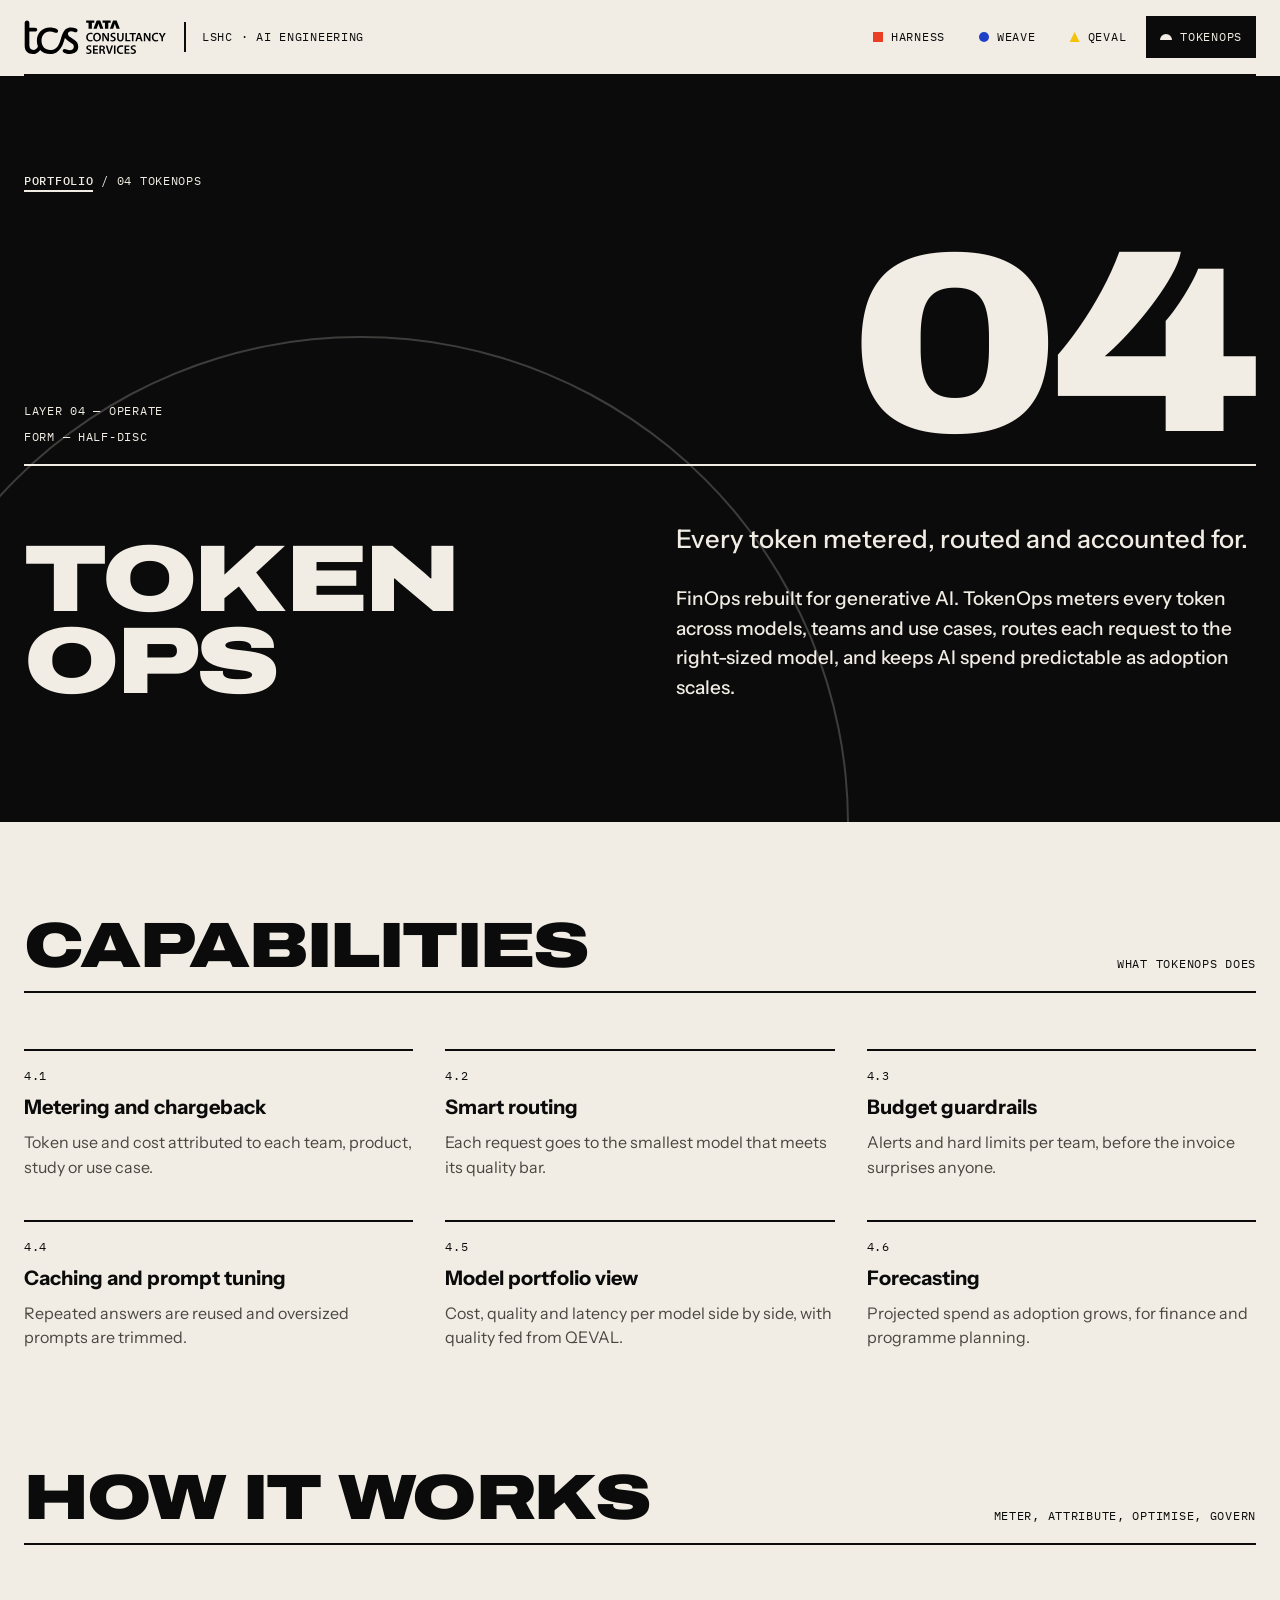
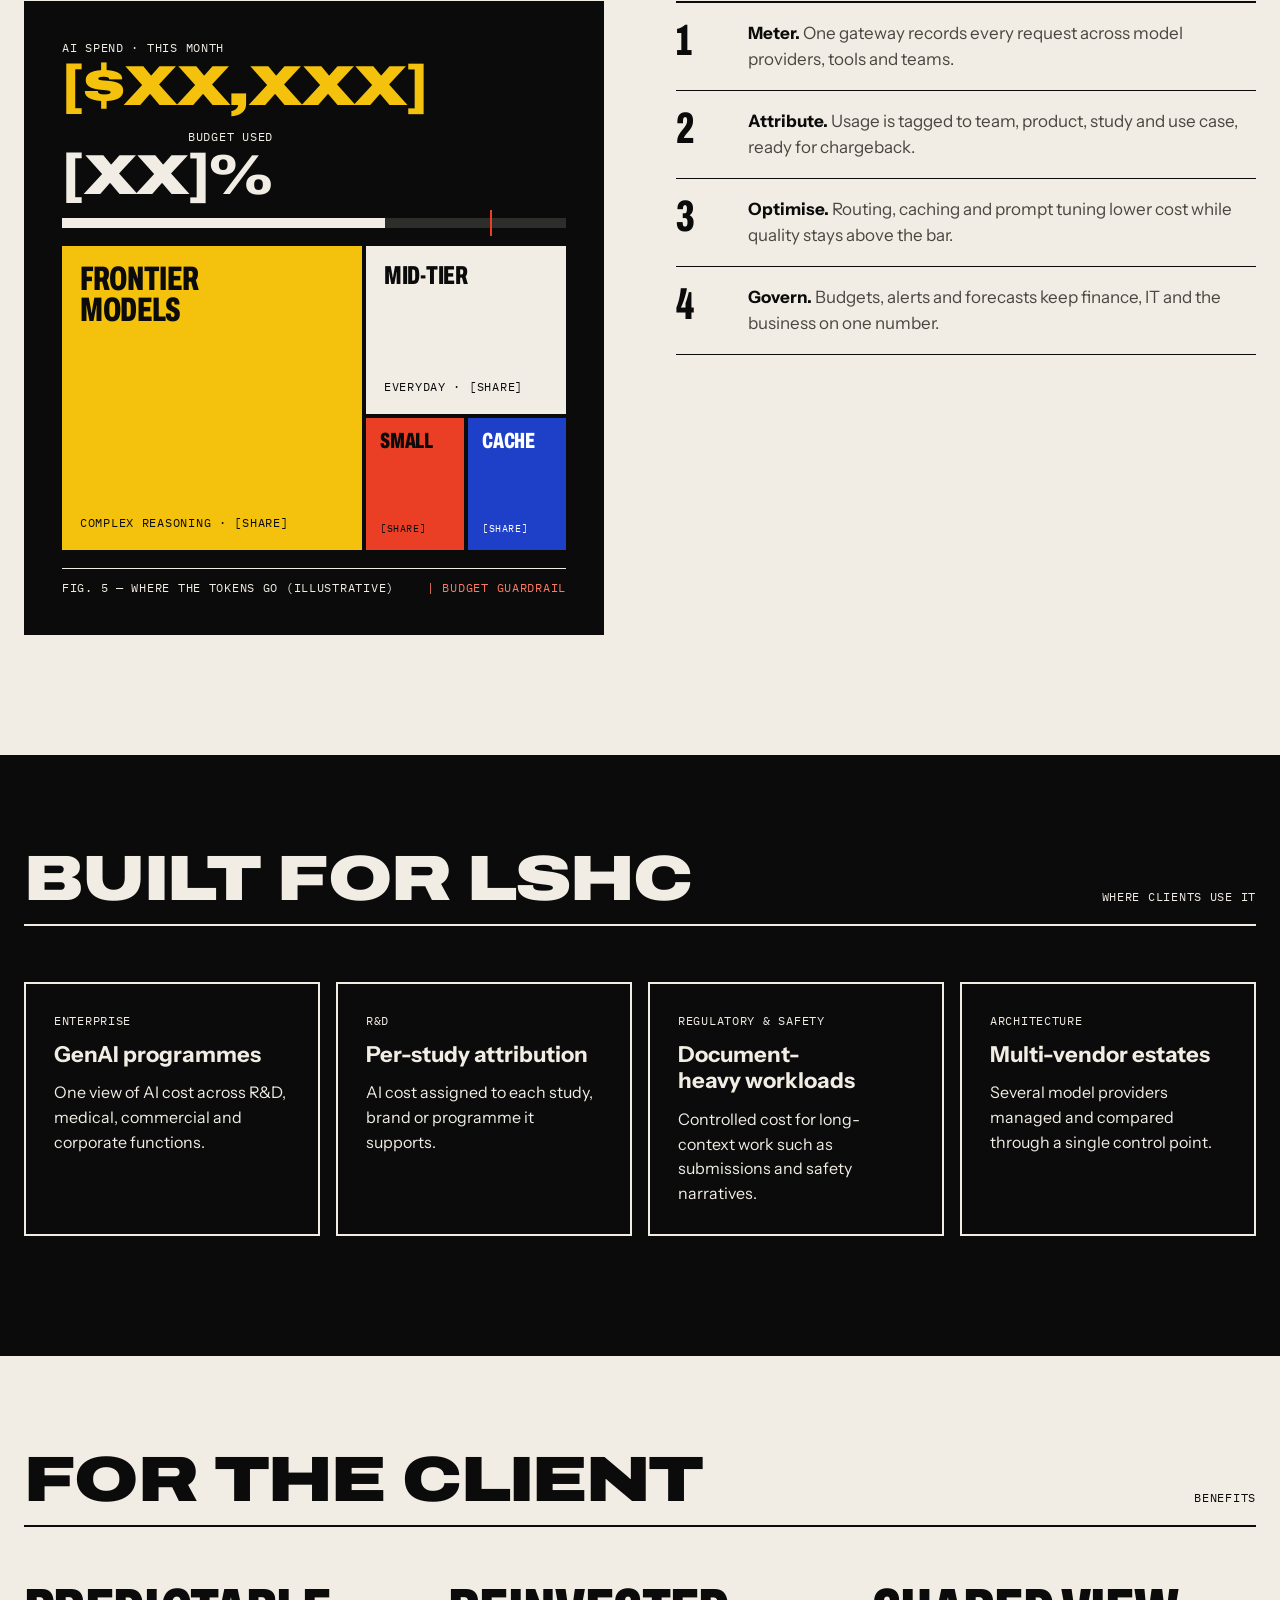
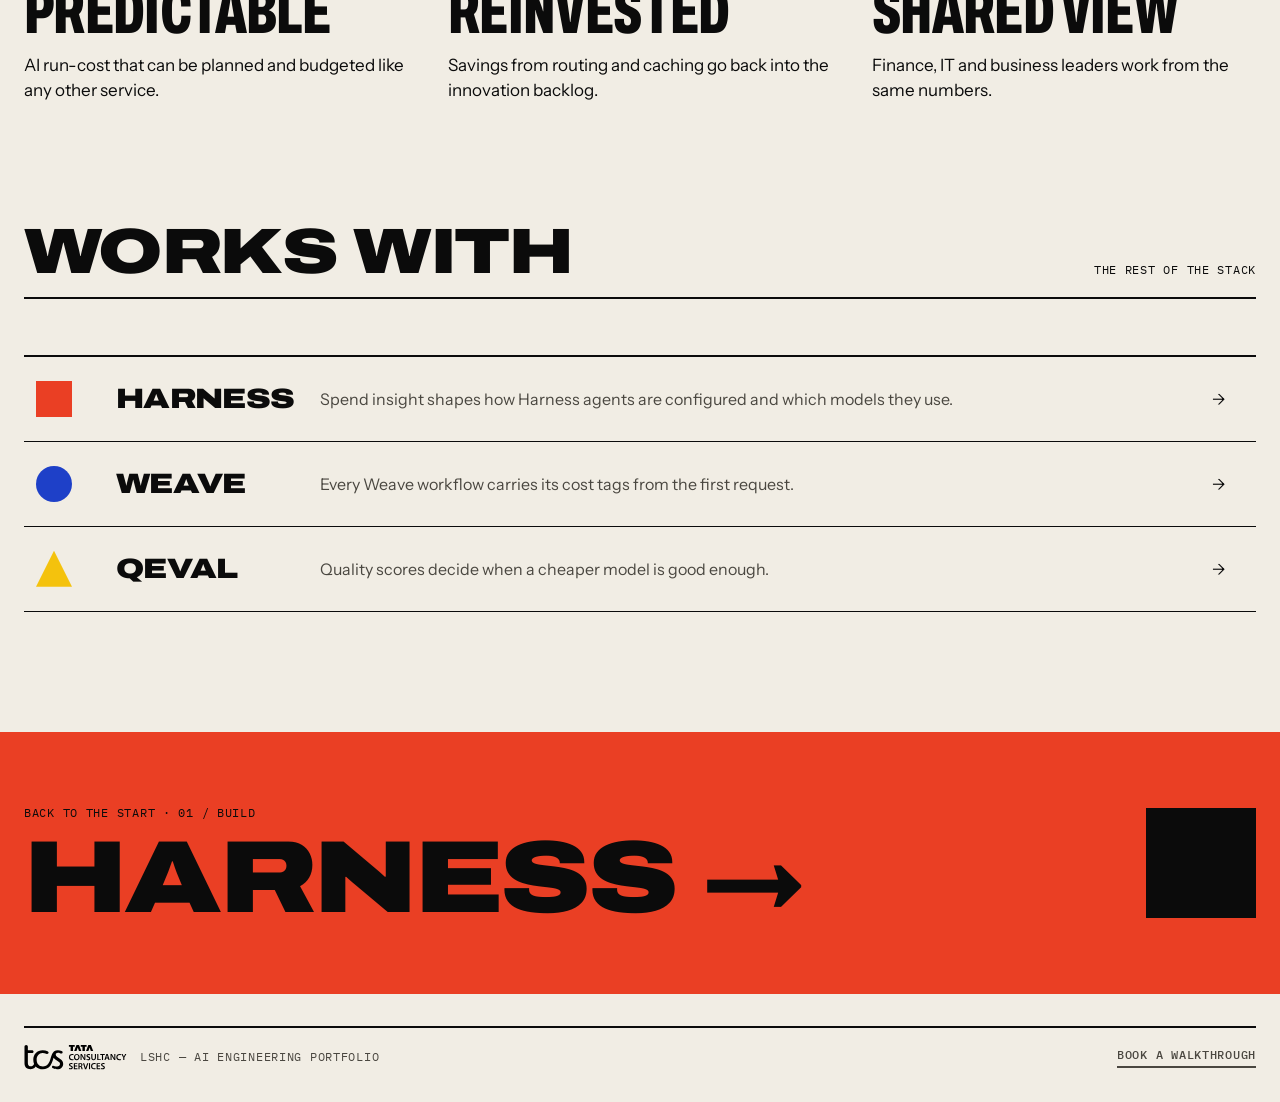
<file: tokenops.html>
<!doctype html>
<html lang="en">
<head>
<meta charset="utf-8">
<meta name="viewport" content="width=device-width, initial-scale=1, viewport-fit=cover">
<title>TokenOps</title>
<meta name="claude:viewport-fit-sides" content="cover">
<link rel="preconnect" href="https://fonts.googleapis.com">
<link rel="stylesheet" href="https://fonts.googleapis.com/css2?family=Archivo:wdth,wght@62..125,100..900&family=Instrument+Sans:wght@400;500;600&family=IBM+Plex+Mono:wght@400;500&display=swap">
<link rel="stylesheet" href="style.css">
<style>:root{padding-top:env(safe-area-inset-top,0px);padding-bottom:env(safe-area-inset-bottom,0px)}body{margin:0}img{max-width:100%}[hidden]{display:none!important}</style>
<script src="site.js"></script>
</head>
<body>

<header class="masthead">
  <div class="wrap">
    <div class="mast-in">
      <a class="brand" href="index.html" aria-label="LSHC AI Engineering Portfolio home">
        <img src="logo.svg" alt="Tata Consultancy Services">
        <span class="bar" aria-hidden="true"></span>
        <span class="m">LSHC · AI Engineering</span>
      </a>
      <nav class="nav" aria-label="Offerings">
        <a href="harness.html"><span class="sq" style="--s:10px"></span>Harness</a>
        <a href="weave.html"><span class="ci" style="--s:10px"></span>Weave</a>
        <a href="qeval.html"><span class="tr" style="--s:10px"></span>QEVAL</a>
        <a href="tokenops.html" aria-current="page"><span class="hd paper" style="--s:12px"></span>TokenOps</a>
      </nav>
    </div>
  </div>
</header>

<main>
  <section class="band band--ink">
    <div aria-hidden="true" class="ghost a4" style="left: -10%; bottom: -2px; width: min(76vw, 980px); aspect-ratio: 2 / 1; border-radius: 999px 999px 0 0; border: 2px solid var(--paper); border-bottom: none; opacity: .22"></div>
    <div class="wrap pad">
      <div class="stack-l">
        <nav class="m" aria-label="Breadcrumb"><a href="index.html" class="lnk" style="font-weight: 500">Portfolio</a> / 04 TokenOps</nav>
        <div class="head-row">
          <div class="head-meta"><span class="m">Layer 04 — Operate</span><span class="m">Form — Half-disc</span></div>
          <span class="x num rise">04</span>
        </div>
        <div class="split" style="align-items: end">
          <h1 class="x" style="font-size: clamp(48px, 7.4vw, 124px)">Token<br>Ops</h1>
          <div class="stack">
            <p class="lead">Every token metered, routed and accounted for.</p>
            <p class="body-l">FinOps rebuilt for generative AI. TokenOps meters every token across models, teams and use cases, routes each request to the right-sized model, and keeps AI spend predictable as adoption scales.</p>
          </div>
        </div>
      </div>
    </div>
  </section>

  <section class="wrap pad">
    <div class="stack-l">
      <div class="head-row">
        <h2 class="x" style="font-size: clamp(36px, 5vw, 80px)">Capabilities</h2>
        <span class="m">What TokenOps does</span>
      </div>
      <div class="caps">
        <div class="cap"><span class="m">4.1</span><h3>Metering and chargeback</h3><p class="muted">Token use and cost attributed to each team, product, study or use case.</p></div>
        <div class="cap"><span class="m">4.2</span><h3>Smart routing</h3><p class="muted">Each request goes to the smallest model that meets its quality bar.</p></div>
        <div class="cap"><span class="m">4.3</span><h3>Budget guardrails</h3><p class="muted">Alerts and hard limits per team, before the invoice surprises anyone.</p></div>
        <div class="cap"><span class="m">4.4</span><h3>Caching and prompt tuning</h3><p class="muted">Repeated answers are reused and oversized prompts are trimmed.</p></div>
        <div class="cap"><span class="m">4.5</span><h3>Model portfolio view</h3><p class="muted">Cost, quality and latency per model side by side, with quality fed from QEVAL.</p></div>
        <div class="cap"><span class="m">4.6</span><h3>Forecasting</h3><p class="muted">Projected spend as adoption grows, for finance and programme planning.</p></div>
      </div>
    </div>
  </section>

  <section class="wrap" style="padding-block: 0 120px">
    <div class="stack-l">
      <div class="head-row">
        <h2 class="x" style="font-size: clamp(36px, 5vw, 80px)">How it works</h2>
        <span class="m">Meter, attribute, optimise, govern</span>
      </div>
      <div class="split">
        <figure class="panel" style="background: var(--ink); color: var(--paper); border-color: var(--ink)">
          <div style="display: flex; flex-wrap: wrap; justify-content: space-between; align-items: flex-end; gap: 16px">
            <div style="display: flex; flex-direction: column; gap: 6px"><span class="m">AI spend · this month</span><span class="x" style="font-size: clamp(36px, 4.4vw, 64px); color: var(--yellow)">[$XX,XXX]</span></div>
            <div style="display: flex; flex-direction: column; gap: 6px; align-items: flex-end"><span class="m">Budget used</span><span class="x" style="font-size: clamp(36px, 4.4vw, 64px)">[XX]%</span></div>
          </div>
          <div style="position: relative; height: 10px; background: rgba(241,237,228,.15)"><div class="bar" style="width: 64%; height: 100%; background: var(--paper)"></div><div aria-hidden="true" style="position: absolute; left: 85%; top: -8px; bottom: -8px; width: 2px; background: var(--red)"></div></div>
          <div class="tree">
            <div style="grid-row: span 2; background: var(--yellow); color: var(--ink)"><span class="c" style="font-size: 34px">Frontier<br>models</span><span class="m">Complex reasoning · [share]</span></div>
            <div style="background: var(--paper); color: var(--ink)"><span class="c" style="font-size: 26px">Mid-tier</span><span class="m">Everyday · [share]</span></div>
            <div class="sub">
              <div style="background: var(--red); color: var(--ink)"><span class="c" style="font-size: 22px">Small</span><span class="m" style="font-size: 10px">[share]</span></div>
              <div style="background: var(--blue); color: var(--white)"><span class="c" style="font-size: 22px">Cache</span><span class="m" style="font-size: 10px">[share]</span></div>
            </div>
          </div>
          <figcaption class="m figcap"><span>Fig. 5 — Where the tokens go (illustrative)</span><span style="color: #FF7A63">| Budget guardrail</span></figcaption>
        </figure>
        <div class="list">
          <div class="li"><span class="c" style="font-size: 44px">1</span><span><strong>Meter.</strong> <span class="muted">One gateway records every request across model providers, tools and teams.</span></span></div>
          <div class="li"><span class="c" style="font-size: 44px">2</span><span><strong>Attribute.</strong> <span class="muted">Usage is tagged to team, product, study and use case, ready for chargeback.</span></span></div>
          <div class="li"><span class="c" style="font-size: 44px">3</span><span><strong>Optimise.</strong> <span class="muted">Routing, caching and prompt tuning lower cost while quality stays above the bar.</span></span></div>
          <div class="li"><span class="c" style="font-size: 44px">4</span><span><strong>Govern.</strong> <span class="muted">Budgets, alerts and forecasts keep finance, IT and the business on one number.</span></span></div>
        </div>
      </div>
    </div>
  </section>

  <section class="band band--ink">
    <div class="wrap pad">
      <div class="stack-l">
        <div class="head-row">
          <h2 class="x" style="font-size: clamp(36px, 5vw, 80px)">Built for LSHC</h2>
          <span class="m">Where clients use it</span>
        </div>
        <div class="uses">
          <div class="use"><span class="m">Enterprise</span><h3>GenAI programmes</h3><p>One view of AI cost across R&amp;D, medical, commercial and corporate functions.</p></div>
          <div class="use"><span class="m">R&amp;D</span><h3>Per-study attribution</h3><p>AI cost assigned to each study, brand or programme it supports.</p></div>
          <div class="use"><span class="m">Regulatory &amp; safety</span><h3>Document-heavy workloads</h3><p>Controlled cost for long-context work such as submissions and safety narratives.</p></div>
          <div class="use"><span class="m">Architecture</span><h3>Multi-vendor estates</h3><p>Several model providers managed and compared through a single control point.</p></div>
        </div>
      </div>
    </div>
  </section>

  <section class="wrap pad">
    <div class="stack-l">
      <div class="head-row">
        <h2 class="x" style="font-size: clamp(36px, 5vw, 80px)">For the client</h2>
        <span class="m">Benefits</span>
      </div>
      <div class="benefits">
        <div class="benefit"><span class="c">Predictable</span><p>AI run-cost that can be planned and budgeted like any other service.</p></div>
        <div class="benefit"><span class="c">Reinvested</span><p>Savings from routing and caching go back into the innovation backlog.</p></div>
        <div class="benefit"><span class="c">Shared view</span><p>Finance, IT and business leaders work from the same numbers.</p></div>
      </div>
    </div>
  </section>

  <section class="wrap" style="padding-block: 0 120px">
    <div class="stack-l">
      <div class="head-row">
        <h2 class="x" style="font-size: clamp(36px, 5vw, 80px)">Works with</h2>
        <span class="m">The rest of the stack</span>
      </div>
      <div class="pairs">
        <a class="pair" href="harness.html"><span class="sq" style="--s:36px"></span><span class="x">Harness</span><span class="muted hide-sm">Spend insight shapes how Harness agents are configured and which models they use.</span><span aria-hidden="true">→</span></a>
        <a class="pair" href="weave.html"><span class="ci" style="--s:36px"></span><span class="x">Weave</span><span class="muted hide-sm">Every Weave workflow carries its cost tags from the first request.</span><span aria-hidden="true">→</span></a>
        <a class="pair" href="qeval.html"><span class="tr" style="--s:36px"></span><span class="x">QEVAL</span><span class="muted hide-sm">Quality scores decide when a cheaper model is good enough.</span><span aria-hidden="true">→</span></a>
      </div>
    </div>
  </section>

  <a class="band band--red" href="harness.html" style="display: block; text-decoration: none">
    <div class="wrap pad-s" style="display: flex; flex-wrap: wrap; justify-content: space-between; align-items: center; gap: 24px">
      <div class="stack" style="gap: 12px"><span class="m">Back to the start · 01 / Build</span><span class="x" style="font-size: clamp(48px, 8vw, 128px)">Harness →</span></div>
      <span class="sq" style="--s:110px; background: var(--ink)"></span>
    </div>
  </a>
</main>

<footer class="wrap foot" style="padding-top: 32px">
  <div class="foot-in m">
    <span style="display: flex; align-items: center; gap: 12px"><img src="logo.svg" alt="Tata Consultancy Services">LSHC — AI Engineering Portfolio</span>
    <a class="lnk" href="index.html#contact" style="font-weight: 500">Book a walkthrough</a>
  </div>
</footer>
</body>
</html>
</file>
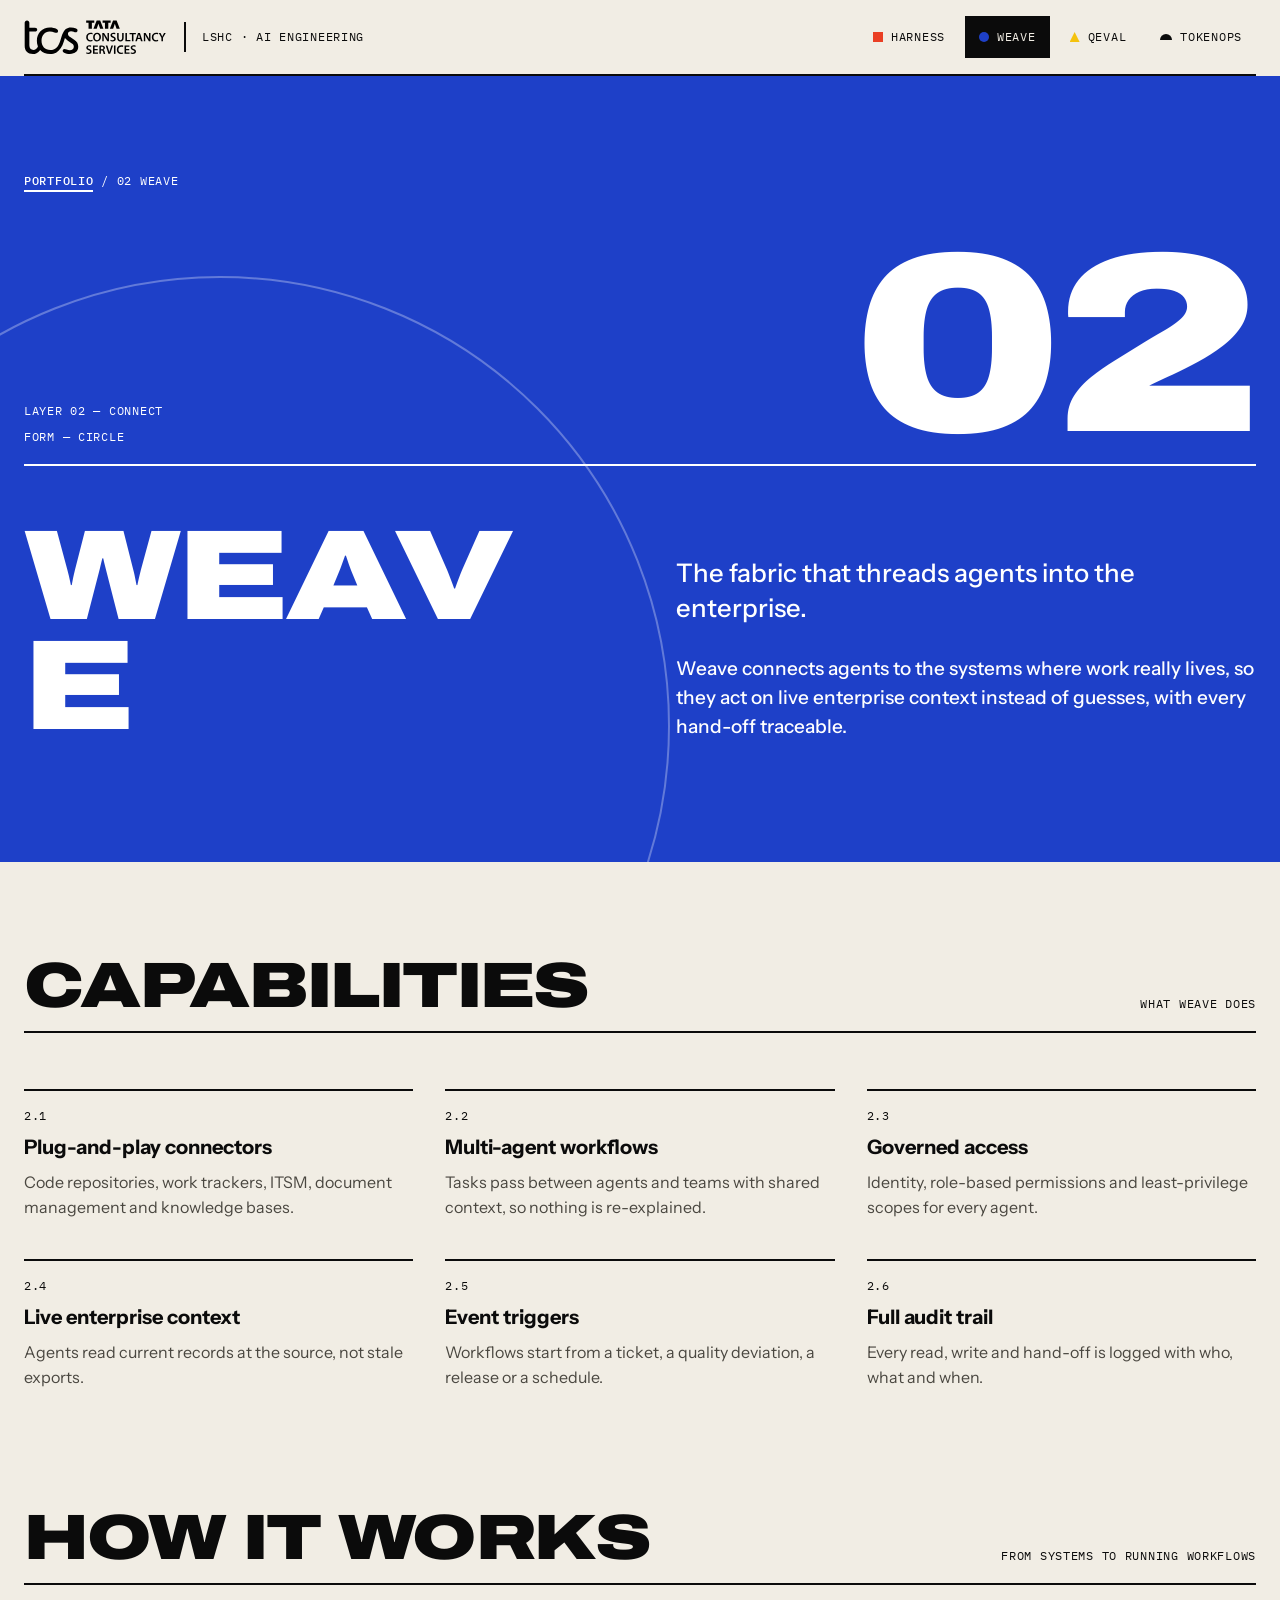
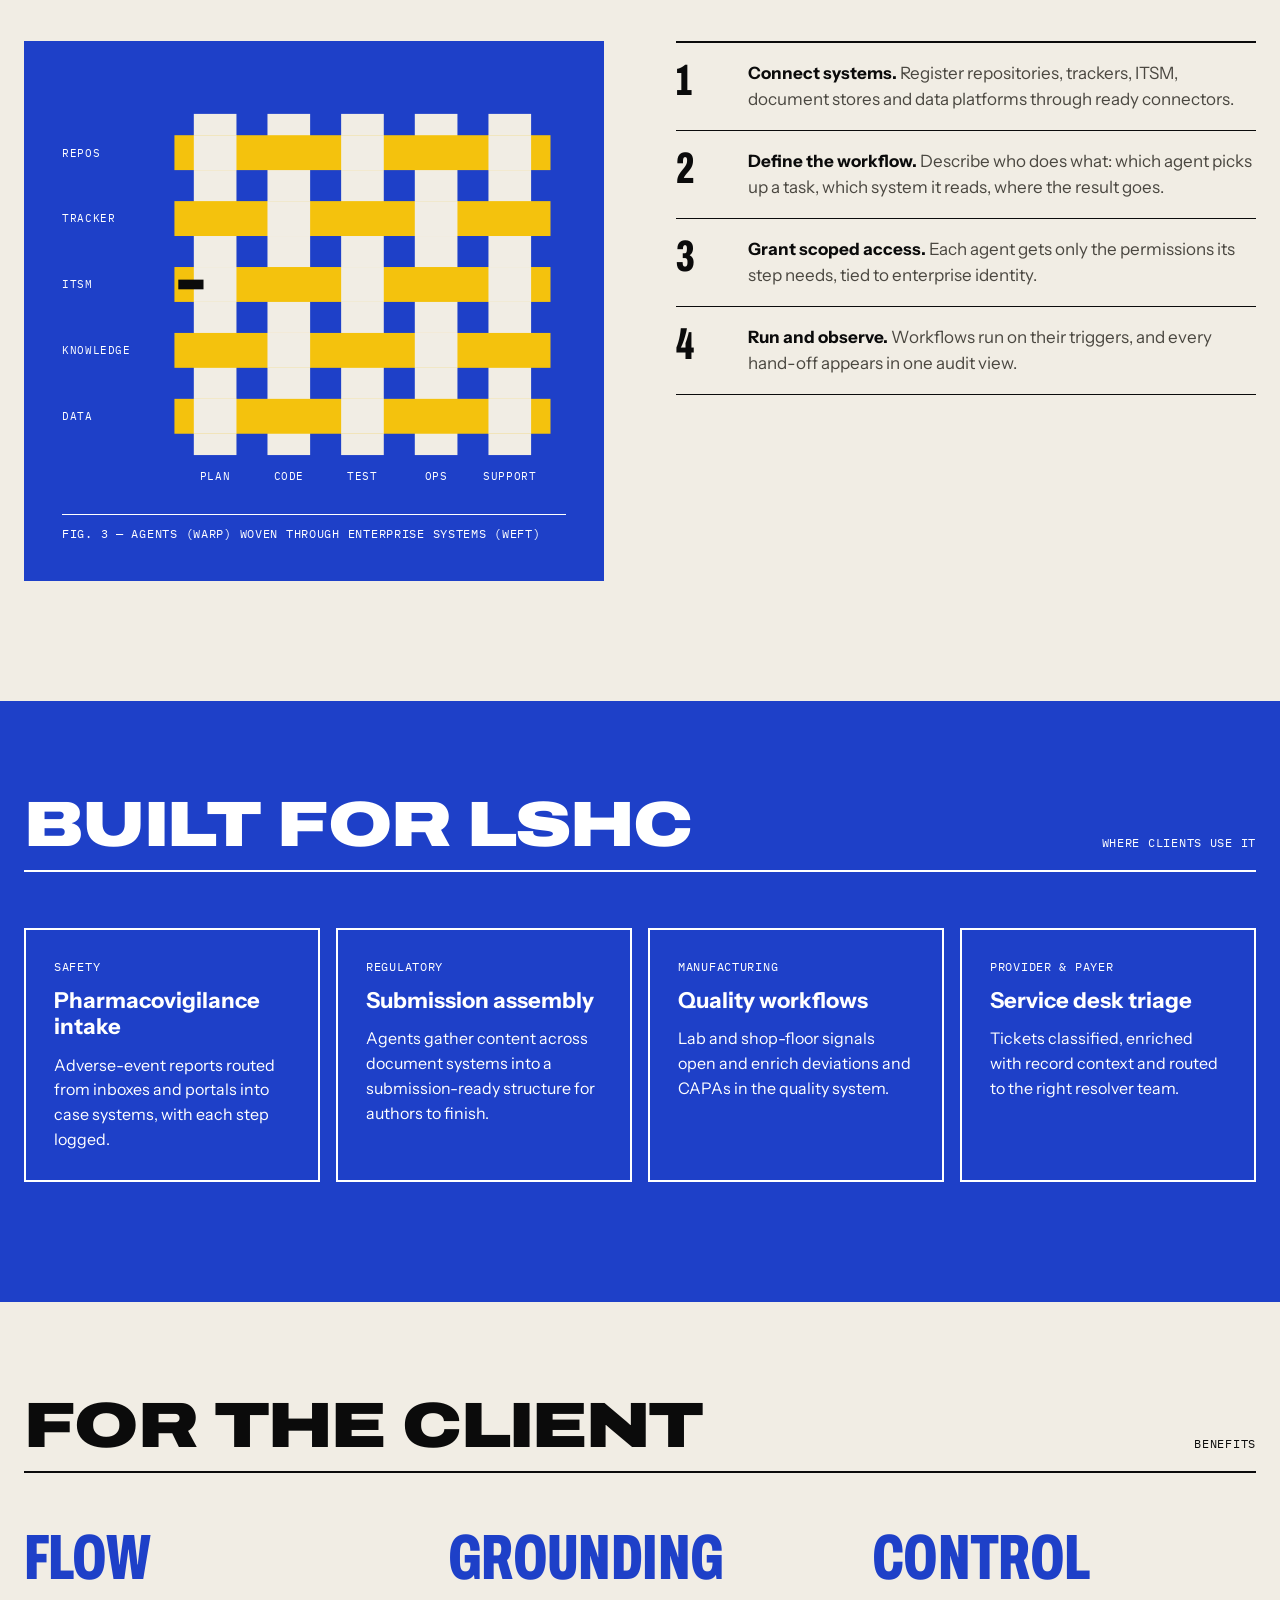
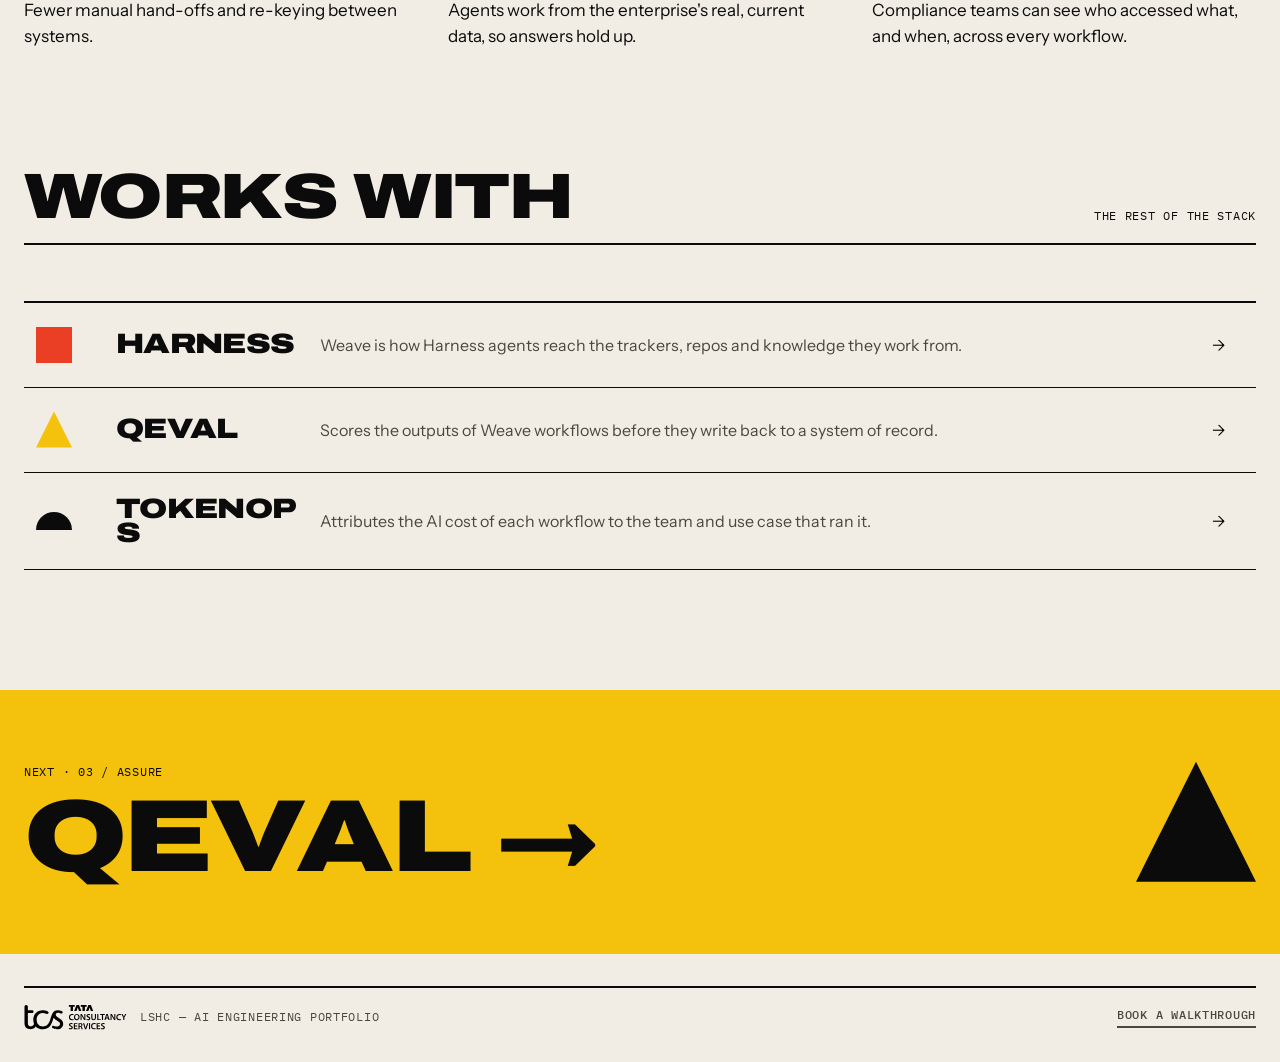
<file: weave.html>
<!doctype html>
<html lang="en">
<head>
<meta charset="utf-8">
<meta name="viewport" content="width=device-width, initial-scale=1, viewport-fit=cover">
<title>Weave</title>
<meta name="claude:viewport-fit-sides" content="cover">
<link rel="preconnect" href="https://fonts.googleapis.com">
<link rel="stylesheet" href="https://fonts.googleapis.com/css2?family=Archivo:wdth,wght@62..125,100..900&family=Instrument+Sans:wght@400;500;600&family=IBM+Plex+Mono:wght@400;500&display=swap">
<link rel="stylesheet" href="style.css">
<style>:root{padding-top:env(safe-area-inset-top,0px);padding-bottom:env(safe-area-inset-bottom,0px)}body{margin:0}img{max-width:100%}[hidden]{display:none!important}</style>
<script src="site.js"></script>
</head>
<body>

<header class="masthead">
  <div class="wrap">
    <div class="mast-in">
      <a class="brand" href="index.html" aria-label="LSHC AI Engineering Portfolio home">
        <img src="logo.svg" alt="Tata Consultancy Services">
        <span class="bar" aria-hidden="true"></span>
        <span class="m">LSHC · AI Engineering</span>
      </a>
      <nav class="nav" aria-label="Offerings">
        <a href="harness.html"><span class="sq" style="--s:10px"></span>Harness</a>
        <a href="weave.html" aria-current="page"><span class="ci" style="--s:10px"></span>Weave</a>
        <a href="qeval.html"><span class="tr" style="--s:10px"></span>QEVAL</a>
        <a href="tokenops.html"><span class="hd" style="--s:12px"></span>TokenOps</a>
      </nav>
    </div>
  </div>
</header>

<main>
  <section class="band band--blue">
    <div aria-hidden="true" class="ghost spinr" style="left: -18%; bottom: -40%; width: min(70vw, 900px); aspect-ratio: 1 / 1; border-radius: 50%; border: 2px solid var(--white)"></div>
    <div class="wrap pad">
      <div class="stack-l">
        <nav class="m" aria-label="Breadcrumb"><a href="index.html" class="lnk" style="font-weight: 500">Portfolio</a> / 02 Weave</nav>
        <div class="head-row">
          <div class="head-meta"><span class="m">Layer 02 — Connect</span><span class="m">Form — Circle</span></div>
          <span class="x num rise">02</span>
        </div>
        <div class="split" style="align-items: end">
          <h1 class="x" style="font-size: clamp(64px, 10vw, 168px)">Weave</h1>
          <div class="stack">
            <p class="lead">The fabric that threads agents into the enterprise.</p>
            <p class="body-l">Weave connects agents to the systems where work really lives, so they act on live enterprise context instead of guesses, with every hand-off traceable.</p>
          </div>
        </div>
      </div>
    </div>
  </section>

  <section class="wrap pad">
    <div class="stack-l">
      <div class="head-row">
        <h2 class="x" style="font-size: clamp(36px, 5vw, 80px)">Capabilities</h2>
        <span class="m">What Weave does</span>
      </div>
      <div class="caps">
        <div class="cap"><span class="m">2.1</span><h3>Plug-and-play connectors</h3><p class="muted">Code repositories, work trackers, ITSM, document management and knowledge bases.</p></div>
        <div class="cap"><span class="m">2.2</span><h3>Multi-agent workflows</h3><p class="muted">Tasks pass between agents and teams with shared context, so nothing is re-explained.</p></div>
        <div class="cap"><span class="m">2.3</span><h3>Governed access</h3><p class="muted">Identity, role-based permissions and least-privilege scopes for every agent.</p></div>
        <div class="cap"><span class="m">2.4</span><h3>Live enterprise context</h3><p class="muted">Agents read current records at the source, not stale exports.</p></div>
        <div class="cap"><span class="m">2.5</span><h3>Event triggers</h3><p class="muted">Workflows start from a ticket, a quality deviation, a release or a schedule.</p></div>
        <div class="cap"><span class="m">2.6</span><h3>Full audit trail</h3><p class="muted">Every read, write and hand-off is logged with who, what and when.</p></div>
      </div>
    </div>
  </section>

  <section class="wrap" style="padding-block: 0 120px">
    <div class="stack-l">
      <div class="head-row">
        <h2 class="x" style="font-size: clamp(36px, 5vw, 80px)">How it works</h2>
        <span class="m">From systems to running workflows</span>
      </div>
      <div class="split">
        <figure class="panel" style="background: var(--blue); color: var(--white); border-color: var(--blue)">
          <svg role="img" aria-label="Woven grid: five agent threads interlaced with five enterprise system threads" viewBox="0 0 520 430" style="width: 100%; height: auto; display: block">
            <g fill="#F1EDE4">
              <rect x="136" y="36" width="44" height="352"></rect><rect x="212" y="36" width="44" height="352"></rect><rect x="288" y="36" width="44" height="352"></rect><rect x="364" y="36" width="44" height="352"></rect><rect x="440" y="36" width="44" height="352"></rect>
            </g>
            <g fill="#F4C20D">
              <rect x="116" y="58" width="388" height="36"></rect><rect x="116" y="126" width="388" height="36"></rect><rect x="116" y="194" width="388" height="36"></rect><rect x="116" y="262" width="388" height="36"></rect><rect x="116" y="330" width="388" height="36"></rect>
            </g>
            <g fill="#F1EDE4">
              <rect x="136" y="58" width="44" height="36"></rect><rect x="288" y="58" width="44" height="36"></rect><rect x="440" y="58" width="44" height="36"></rect>
              <rect x="212" y="126" width="44" height="36"></rect><rect x="364" y="126" width="44" height="36"></rect>
              <rect x="136" y="194" width="44" height="36"></rect><rect x="288" y="194" width="44" height="36"></rect><rect x="440" y="194" width="44" height="36"></rect>
              <rect x="212" y="262" width="44" height="36"></rect><rect x="364" y="262" width="44" height="36"></rect>
              <rect x="136" y="330" width="44" height="36"></rect><rect x="288" y="330" width="44" height="36"></rect><rect x="440" y="330" width="44" height="36"></rect>
            </g>
            <rect class="shuttle" x="120" y="207" width="26" height="10" fill="#0B0B0B"></rect>
            <g font-family="IBM Plex Mono, monospace" font-size="11" fill="#FFFFFF" letter-spacing=".06em">
              <text x="0" y="80">REPOS</text><text x="0" y="148">TRACKER</text><text x="0" y="216">ITSM</text><text x="0" y="284">KNOWLEDGE</text><text x="0" y="352">DATA</text>
            </g>
            <g font-family="IBM Plex Mono, monospace" font-size="11" fill="#FFFFFF" text-anchor="middle" letter-spacing=".06em">
              <text x="158" y="414">PLAN</text><text x="234" y="414">CODE</text><text x="310" y="414">TEST</text><text x="386" y="414">OPS</text><text x="462" y="414">SUPPORT</text>
            </g>
          </svg>
          <figcaption class="m figcap"><span>Fig. 3 — Agents (warp) woven through enterprise systems (weft)</span></figcaption>
        </figure>
        <div class="list">
          <div class="li"><span class="c" style="font-size: 44px">1</span><span><strong>Connect systems.</strong> <span class="muted">Register repositories, trackers, ITSM, document stores and data platforms through ready connectors.</span></span></div>
          <div class="li"><span class="c" style="font-size: 44px">2</span><span><strong>Define the workflow.</strong> <span class="muted">Describe who does what: which agent picks up a task, which system it reads, where the result goes.</span></span></div>
          <div class="li"><span class="c" style="font-size: 44px">3</span><span><strong>Grant scoped access.</strong> <span class="muted">Each agent gets only the permissions its step needs, tied to enterprise identity.</span></span></div>
          <div class="li"><span class="c" style="font-size: 44px">4</span><span><strong>Run and observe.</strong> <span class="muted">Workflows run on their triggers, and every hand-off appears in one audit view.</span></span></div>
        </div>
      </div>
    </div>
  </section>

  <section class="band band--blue">
    <div class="wrap pad">
      <div class="stack-l">
        <div class="head-row">
          <h2 class="x" style="font-size: clamp(36px, 5vw, 80px)">Built for LSHC</h2>
          <span class="m">Where clients use it</span>
        </div>
        <div class="uses">
          <div class="use"><span class="m">Safety</span><h3>Pharmacovigilance intake</h3><p>Adverse-event reports routed from inboxes and portals into case systems, with each step logged.</p></div>
          <div class="use"><span class="m">Regulatory</span><h3>Submission assembly</h3><p>Agents gather content across document systems into a submission-ready structure for authors to finish.</p></div>
          <div class="use"><span class="m">Manufacturing</span><h3>Quality workflows</h3><p>Lab and shop-floor signals open and enrich deviations and CAPAs in the quality system.</p></div>
          <div class="use"><span class="m">Provider &amp; payer</span><h3>Service desk triage</h3><p>Tickets classified, enriched with record context and routed to the right resolver team.</p></div>
        </div>
      </div>
    </div>
  </section>

  <section class="wrap pad">
    <div class="stack-l">
      <div class="head-row">
        <h2 class="x" style="font-size: clamp(36px, 5vw, 80px)">For the client</h2>
        <span class="m">Benefits</span>
      </div>
      <div class="benefits">
        <div class="benefit"><span class="c" style="color: var(--blue)">Flow</span><p>Fewer manual hand-offs and re-keying between systems.</p></div>
        <div class="benefit"><span class="c" style="color: var(--blue)">Grounding</span><p>Agents work from the enterprise's real, current data, so answers hold up.</p></div>
        <div class="benefit"><span class="c" style="color: var(--blue)">Control</span><p>Compliance teams can see who accessed what, and when, across every workflow.</p></div>
      </div>
    </div>
  </section>

  <section class="wrap" style="padding-block: 0 120px">
    <div class="stack-l">
      <div class="head-row">
        <h2 class="x" style="font-size: clamp(36px, 5vw, 80px)">Works with</h2>
        <span class="m">The rest of the stack</span>
      </div>
      <div class="pairs">
        <a class="pair" href="harness.html"><span class="sq" style="--s:36px"></span><span class="x">Harness</span><span class="muted hide-sm">Weave is how Harness agents reach the trackers, repos and knowledge they work from.</span><span aria-hidden="true">→</span></a>
        <a class="pair" href="qeval.html"><span class="tr" style="--s:36px"></span><span class="x">QEVAL</span><span class="muted hide-sm">Scores the outputs of Weave workflows before they write back to a system of record.</span><span aria-hidden="true">→</span></a>
        <a class="pair" href="tokenops.html"><span class="hd" style="--s:36px"></span><span class="x">TokenOps</span><span class="muted hide-sm">Attributes the AI cost of each workflow to the team and use case that ran it.</span><span aria-hidden="true">→</span></a>
      </div>
    </div>
  </section>

  <a class="band band--yellow" href="qeval.html" style="display: block; text-decoration: none">
    <div class="wrap pad-s" style="display: flex; flex-wrap: wrap; justify-content: space-between; align-items: center; gap: 24px">
      <div class="stack" style="gap: 12px"><span class="m">Next · 03 / Assure</span><span class="x" style="font-size: clamp(48px, 8vw, 128px)">QEVAL →</span></div>
      <span class="tr" style="--s:120px; background: var(--ink)"></span>
    </div>
  </a>
</main>

<footer class="wrap foot" style="padding-top: 32px">
  <div class="foot-in m">
    <span style="display: flex; align-items: center; gap: 12px"><img src="logo.svg" alt="Tata Consultancy Services">LSHC — AI Engineering Portfolio</span>
    <a class="lnk" href="index.html#contact" style="font-weight: 500">Book a walkthrough</a>
  </div>
</footer>
</body>
</html>
</file>
<file: style.css>
/* Layout: Swiss 12-column grid, full-bleed primary-colour bands, one geometric primitive per offering */
:root {
  --paper: #F1EDE4;
  --ink: #0B0B0B;
  --muted: #4A4740;
  --red: #EA3F24;
  --blue: #1E40C8;
  --yellow: #F4C20D;
  --white: #FFFFFF;
  --alert: #B4260F;
  --f-display: 'Archivo', 'Arial Black', 'Helvetica Neue', sans-serif;
  --f-body: 'Instrument Sans', 'Helvetica Neue', Helvetica, sans-serif;
  --f-mono: 'IBM Plex Mono', ui-monospace, Menlo, monospace;
  --line: var(--ink);
  color-scheme: light;
}

body {
  background: var(--paper);
  color: var(--ink);
  font-family: var(--f-body);
  font-size: 16px;
  line-height: 1.5;
  -webkit-font-smoothing: antialiased;
  overflow-x: hidden;
}
body::before { content: ""; position: fixed; inset: 0 0 auto; height: env(safe-area-inset-top, 0px); z-index: 10; background: var(--paper); }

a { color: inherit; }
a:focus-visible, button:focus-visible { outline: 3px solid var(--blue); outline-offset: 3px; }
h1, h2, h3 { text-wrap: balance; }
p { margin: 0; }

.wrap { max-width: 1320px; margin: 0 auto; padding-left: max(24px, env(safe-area-inset-left, 0px)); padding-right: max(24px, env(safe-area-inset-right, 0px)); }

/* Type */
.x { font-family: var(--f-display); font-stretch: 125%; font-weight: 900; text-transform: uppercase; letter-spacing: -0.025em; line-height: .86; overflow-wrap: anywhere; margin: 0; }
.c { font-family: var(--f-display); font-stretch: 62%; font-weight: 800; text-transform: uppercase; letter-spacing: -0.01em; line-height: .9; }
.m { font-family: var(--f-mono); font-size: 12px; letter-spacing: .06em; text-transform: uppercase; }
.lead { font-size: clamp(20px, 2vw, 26px); line-height: 1.35; font-weight: 500; max-width: 34ch; }
.body-l { font-size: 19px; line-height: 1.55; font-weight: 500; max-width: 60ch; }
.muted { color: var(--muted); }
.lnk { text-decoration: none; border-bottom: 2px solid currentColor; padding-bottom: 2px; font-weight: 600; }
.lnk:hover { color: var(--red); }

/* Shapes */
.sq, .ci, .tr, .hd { display: inline-block; flex-shrink: 0; width: var(--s, 14px); }
.sq { height: var(--s, 14px); background: var(--red); }
.ci { height: var(--s, 14px); background: var(--blue); border-radius: 50%; }
.tr { height: var(--s, 14px); background: var(--yellow); clip-path: polygon(50% 0, 100% 100%, 0 100%); }
.hd { height: calc(var(--s, 14px) / 2); background: var(--ink); border-radius: 999px 999px 0 0; }
.hd.paper { background: var(--paper); }

/* Masthead */
.masthead { position: sticky; top: env(safe-area-inset-top, 0px); z-index: 20; background: var(--paper); }
.mast-in { display: flex; flex-wrap: wrap; align-items: center; justify-content: space-between; gap: 12px 32px; padding-block: 16px; border-bottom: 2px solid var(--ink); }
.brand { display: flex; align-items: center; gap: 16px; text-decoration: none; }
.brand img { height: 36px; width: auto; display: block; }
.brand .bar { width: 2px; height: 30px; background: var(--ink); }
.nav { display: flex; gap: 6px; overflow-x: auto; max-width: 100%; }
.nav a { display: flex; align-items: center; gap: 8px; padding: 10px 12px; text-decoration: none; font-family: var(--f-mono); font-size: 12px; letter-spacing: .06em; text-transform: uppercase; white-space: nowrap; border: 2px solid transparent; }
.nav a:hover { border-color: var(--ink); }
.nav a[aria-current="page"] { background: var(--ink); color: var(--paper); }

/* Bands */
.band { position: relative; overflow: hidden; }
.band > .wrap { position: relative; z-index: 1; }
body { --band: var(--paper); }
.band--red { background: var(--red); color: var(--ink); --line: var(--ink); --band: var(--red); }
.band--blue { background: var(--blue); color: var(--white); --line: var(--white); --band: var(--blue); }
.band--yellow { background: var(--yellow); color: var(--ink); --line: var(--ink); --band: var(--yellow); }
.band--ink { background: var(--ink); color: var(--paper); --line: var(--paper); --band: var(--ink); }
.band .muted { color: inherit; opacity: .85; }
.band .lnk:hover { color: inherit; opacity: .7; }
.pad { padding-block: 96px 120px; }
.pad-s { padding-block: 72px; }
.stack { display: flex; flex-direction: column; gap: 28px; }
.stack-l { display: flex; flex-direction: column; gap: 56px; }

.head-row { display: flex; flex-wrap: wrap; justify-content: space-between; align-items: flex-end; gap: 24px; border-bottom: 2px solid var(--line); padding-bottom: 18px; }
.head-meta { display: flex; flex-direction: column; gap: 8px; }
.head-meta.r { align-items: flex-end; text-align: right; }
.num { font-size: clamp(120px, 20vw, 300px); line-height: .78; }
.split { display: grid; grid-template-columns: repeat(auto-fit, minmax(min(100%, 480px), 1fr)); gap: 72px; align-items: start; }
.split > * { min-width: 0; }
.cols-bg { background-image: linear-gradient(90deg, rgba(11, 11, 11, .07) 1px, transparent 1px); background-size: calc(100% / 12) 100%; }

.ghost { position: absolute; pointer-events: none; opacity: .3; }

/* Lists */
.list { display: flex; flex-direction: column; border-top: 2px solid var(--line); }
.li { display: grid; grid-template-columns: 56px 1fr; gap: 16px; padding-block: 18px; border-bottom: 1px solid var(--line); font-size: 17px; }

.caps { display: grid; grid-template-columns: repeat(auto-fit, minmax(min(100%, 300px), 1fr)); gap: 40px 32px; }
.cap { display: flex; flex-direction: column; gap: 10px; border-top: 2px solid var(--line); padding-top: 16px; }
.cap h3 { margin: 0; font-size: 20px; line-height: 1.25; }
.cap p { font-size: 16px; line-height: 1.55; }

.steps { display: grid; grid-template-columns: repeat(auto-fit, minmax(min(100%, 240px), 1fr)); border-top: 2px solid var(--line); }
.step { display: flex; flex-direction: column; gap: 12px; padding: 24px 24px 28px 0; border-bottom: 1px solid var(--line); }
.step .c { font-size: 72px; }
.step h3 { margin: 0; font-size: 20px; }
.step p { font-size: 16px; line-height: 1.55; }

.uses { display: grid; grid-template-columns: repeat(auto-fit, minmax(min(100%, 280px), 1fr)); gap: 16px; }
.use { display: flex; flex-direction: column; gap: 12px; padding: 28px; border: 2px solid var(--line); transition: background-color .25s, color .25s; }
.use:hover { background: var(--line); color: var(--band); }
.use h3 { margin: 0; font-size: 22px; line-height: 1.2; }
.use p { font-size: 16px; line-height: 1.55; }

.benefits { display: grid; grid-template-columns: repeat(auto-fit, minmax(min(100%, 300px), 1fr)); gap: 40px; }
.benefit { display: flex; flex-direction: column; gap: 12px; }
.benefit .c { font-size: clamp(44px, 5vw, 72px); }
.benefit p { font-size: 17px; line-height: 1.5; }

.pairs { display: flex; flex-direction: column; border-top: 2px solid var(--line); }
.pair { display: grid; grid-template-columns: 56px minmax(0, 180px) minmax(0, 1fr) 32px; gap: 24px; align-items: center; padding: 24px 12px; border-bottom: 1px solid var(--line); text-decoration: none; transition: background-color .25s, color .25s; }
.pair:hover { background: var(--ink); color: var(--paper); }
.pair:hover .muted { color: var(--paper); }
.pair .x { font-size: 28px; }

/* Figures */
.panel { margin: 0; display: flex; flex-direction: column; gap: 18px; background: var(--paper); color: var(--ink); padding: clamp(20px, 3vw, 36px); border: 2px solid var(--ink); }
.figcap { border-top: 1px solid currentColor; padding-top: 10px; display: flex; flex-wrap: wrap; justify-content: space-between; gap: 8px; }
.tag { padding: 6px 10px; background: var(--ink); color: var(--paper); }

.run { position: relative; display: flex; flex-direction: column; gap: 26px; padding-block: 12px; }
.run .track { position: absolute; left: 13px; top: 24px; bottom: 24px; width: 2px; background: rgba(11, 11, 11, .2); }
.run .prog { position: absolute; left: 13px; top: 24px; height: 46%; width: 2px; background: var(--ink); }
.stn { position: relative; display: grid; grid-template-columns: 28px 1fr auto; gap: 18px; align-items: center; font-size: 17px; }
.dot { width: 28px; height: 28px; border-radius: 50%; box-sizing: border-box; border: 2px solid var(--ink); background: var(--paper); }
.dot.on { background: var(--ink); }
.dot.live { background: var(--red); }
.dot.gate { border-radius: 0; background: var(--red); }

.score { position: relative; display: flex; flex-direction: column; gap: 20px; padding-top: 22px; }
.score .axis { position: absolute; left: 132px; right: 0; top: 0; display: flex; justify-content: space-between; font-size: 10px; }
.score .thr { position: absolute; left: calc(132px + (100% - 132px) * .7); top: 16px; bottom: -6px; border-left: 2px dashed var(--alert); }
.srow { display: grid; grid-template-columns: 116px 1fr; gap: 16px; align-items: center; font-size: 15px; font-weight: 600; }
.strack { height: 18px; background: rgba(11, 11, 11, .08); }
.sfill { height: 100%; background: var(--ink); }

.tree { display: grid; grid-template-columns: 3fr 2fr; grid-template-rows: 168px 132px; gap: 4px; }
.tree > div { display: flex; flex-direction: column; justify-content: space-between; padding: 18px; min-width: 0; }
.tree .sub { display: grid; grid-template-columns: 1fr 1fr; gap: 4px; padding: 0; }
.tree .sub > div { display: flex; flex-direction: column; justify-content: space-between; padding: 14px; }

/* Index table */
.ix-head, .ix-row { display: grid; grid-template-columns: 64px 72px minmax(0, 1.1fr) minmax(0, 2fr) 110px; gap: 24px; align-items: center; padding-inline: 16px; }
.ix-head { padding-bottom: 12px; border-bottom: 2px solid var(--ink); }
.ix-row { padding-block: 28px; border-bottom: 1px solid var(--ink); text-decoration: none; transition: background-color .25s, color .25s; }
.ix-row:hover { background: var(--ink); color: var(--paper); }
.ix-row:hover .muted { color: var(--paper); }
.ix-row .x { font-size: clamp(22px, 2.6vw, 38px); }

/* Buttons */
.btn-circle { width: 220px; height: 220px; border-radius: 50%; background: var(--red); color: var(--ink); display: flex; align-items: center; justify-content: center; text-align: center; text-decoration: none; transition: transform .5s cubic-bezier(.2, .7, .2, 1); }
.btn-circle:hover { transform: scale(1.06) rotate(-6deg); }
.contact { display: grid; grid-template-columns: minmax(0, 1fr) auto; gap: 32px 48px; align-items: center; border-top: 2px solid var(--ink); padding-top: 64px; }
.contact h2 { font-size: clamp(36px, 5.4vw, 88px); overflow-wrap: normal; word-break: normal; }
.contact-actions { position: relative; width: 330px; height: 370px; }
.contact-actions .btn-circle { position: absolute; }
.contact-actions .btn-circle:first-child { top: 0; right: 0; z-index: 1; transform: rotate(-11deg); }
.contact-actions .btn-circle:last-child { left: 0; bottom: 0; z-index: 2; transform: rotate(8deg); }
.contact-actions .btn-circle:first-child:hover { transform: scale(1.06) rotate(-16deg); }
.contact-actions .btn-circle:last-child:hover { transform: scale(1.06) rotate(4deg); }
@media (max-width: 760px) {
  .contact { grid-template-columns: 1fr; }
}
.btn-sq { display: inline-flex; align-items: center; gap: 12px; padding: 16px 22px; background: var(--ink); color: var(--paper); text-decoration: none; font-weight: 600; border: 2px solid var(--ink); transition: background-color .25s, color .25s; }
.btn-sq:hover { background: transparent; color: var(--ink); }
.band--ink .btn-sq, .band--blue .btn-sq { background: var(--paper); color: var(--ink); border-color: var(--paper); }
.band--ink .btn-sq:hover, .band--blue .btn-sq:hover { background: transparent; color: var(--paper); }
.toggle { font: inherit; background: none; border: 2px solid var(--ink); color: var(--ink); padding: 8px 12px; cursor: pointer; }

/* Marquee */
.marquee { background: var(--ink); overflow: hidden; padding-block: 26px; }
.marquee-in { display: flex; align-items: center; gap: 40px; width: max-content; font-size: 88px; white-space: nowrap; }
.outline { color: transparent; -webkit-text-stroke: 1.5px var(--paper); }

/* Footer */
.foot { padding-block: 0 32px; }
.foot-in { display: flex; flex-wrap: wrap; justify-content: space-between; align-items: center; gap: 16px; border-top: 2px solid var(--ink); padding-top: 16px; color: var(--muted); }
.foot-in img { height: 26px; width: auto; display: block; }

/* Motion */
@keyframes d1 { 0%, 100% { transform: translate(0, 0) } 50% { transform: translate(22px, -18px) } }
@keyframes d2 { 0%, 100% { transform: translate(0, 0) rotate(0) } 50% { transform: translate(-16px, 20px) rotate(9deg) } }
@keyframes d3 { 0%, 100% { transform: translate(0, 0) } 50% { transform: translate(14px, 16px) } }
@keyframes rock { 0%, 100% { transform: rotate(-14deg) } 50% { transform: rotate(14deg) } }
@keyframes spin { to { transform: rotate(360deg) } }
@keyframes spinr { to { transform: rotate(-360deg) } }
@keyframes marq { to { transform: translateX(-50%) } }
@keyframes grow { from { transform: scaleX(0) } to { transform: scaleX(1) } }
@keyframes growy { from { transform: scaleY(0) } to { transform: scaleY(1) } }
@keyframes blink { 0%, 100% { opacity: 1 } 50% { opacity: .3 } }
@keyframes shuttle { from { transform: translateX(0) } to { transform: translateX(330px) } }
@keyframes rise { from { transform: translateY(40px) } to { transform: none } }
.a1 { animation: d1 14s ease-in-out infinite; }
.a2 { animation: d2 18s ease-in-out infinite; }
.a3 { animation: d3 16s ease-in-out infinite; }
.a4 { animation: rock 12s ease-in-out infinite; transform-origin: 50% 100%; }
.spin { animation: spin 90s linear infinite; }
.spinr { animation: spinr 120s linear infinite; }
.marq { animation: marq 38s linear infinite; }
.bar { transform-origin: left center; animation: grow 2s cubic-bezier(.2, .7, .2, 1) both; }
.bary { transform-origin: top center; animation: growy 2.4s cubic-bezier(.2, .7, .2, 1) both; }
.blink { animation: blink 1.6s ease-in-out infinite; }
.shuttle { transform-box: fill-box; animation: shuttle 5s cubic-bezier(.6, 0, .4, 1) infinite alternate; }
.rise { animation: rise 1.1s cubic-bezier(.2, .7, .2, 1) both; }
.r1 { animation-delay: .1s; } .r2 { animation-delay: .22s; } .r3 { animation-delay: .34s; }

.hero { display: grid; grid-template-columns: minmax(0, 1fr) minmax(260px, 1fr); gap: 28px 40px; align-items: center; padding-block: 48px 36px; }
.hero-fig { justify-self: end; width: min(100%, 560px); margin: 0; display: flex; flex-direction: column; gap: 14px; min-width: 0; }
.hero-line { container-type: inline-size; display: flex; flex-direction: column; justify-content: center; gap: .04em; min-width: 0; line-height: .86; }
.hero-word { display: flex; align-items: center; gap: .14em; white-space: nowrap; font-size: clamp(32px, 12.2cqi, 120px); }
@media (max-width: 860px) {
  .hero { grid-template-columns: 1fr; }
  .hero-fig { justify-self: stretch; width: 100%; }
}
.mult { mix-blend-mode: multiply; }
html.still *, html.still *::before { animation: none !important; transition: none !important; }
@media (prefers-reduced-motion: reduce) { *, *::before { animation: none !important; transition: none !important; } }

@media (max-width: 760px) {
  .ix-head { display: none; }
  .ix-row { grid-template-columns: 40px 52px minmax(0, 1fr); }
  .ix-row .hide-sm { display: none; }
  .pair { grid-template-columns: 40px minmax(0, 1fr) 24px; }
  .pair .hide-sm { display: none; }
  .marquee-in { font-size: 56px; }
  .pad { padding-block: 64px 80px; }
  .split { gap: 48px; }
}
</file>
